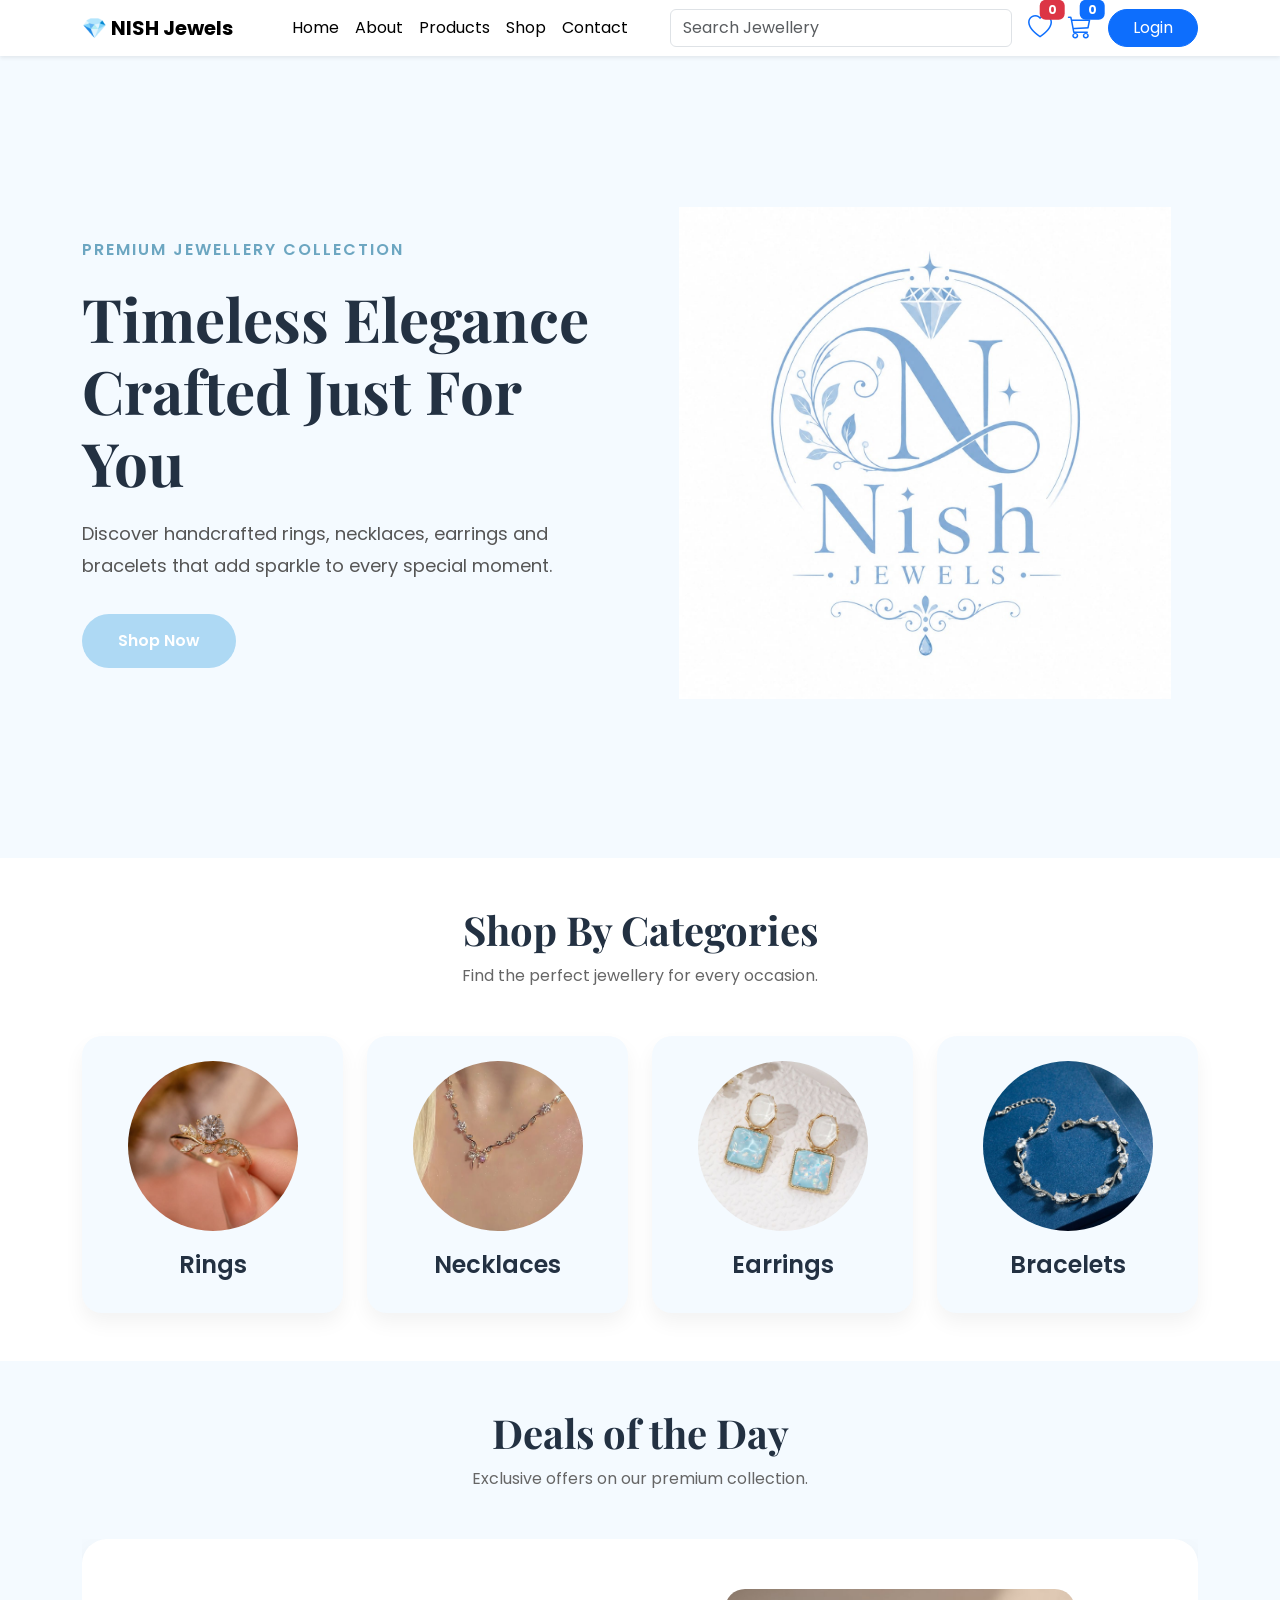
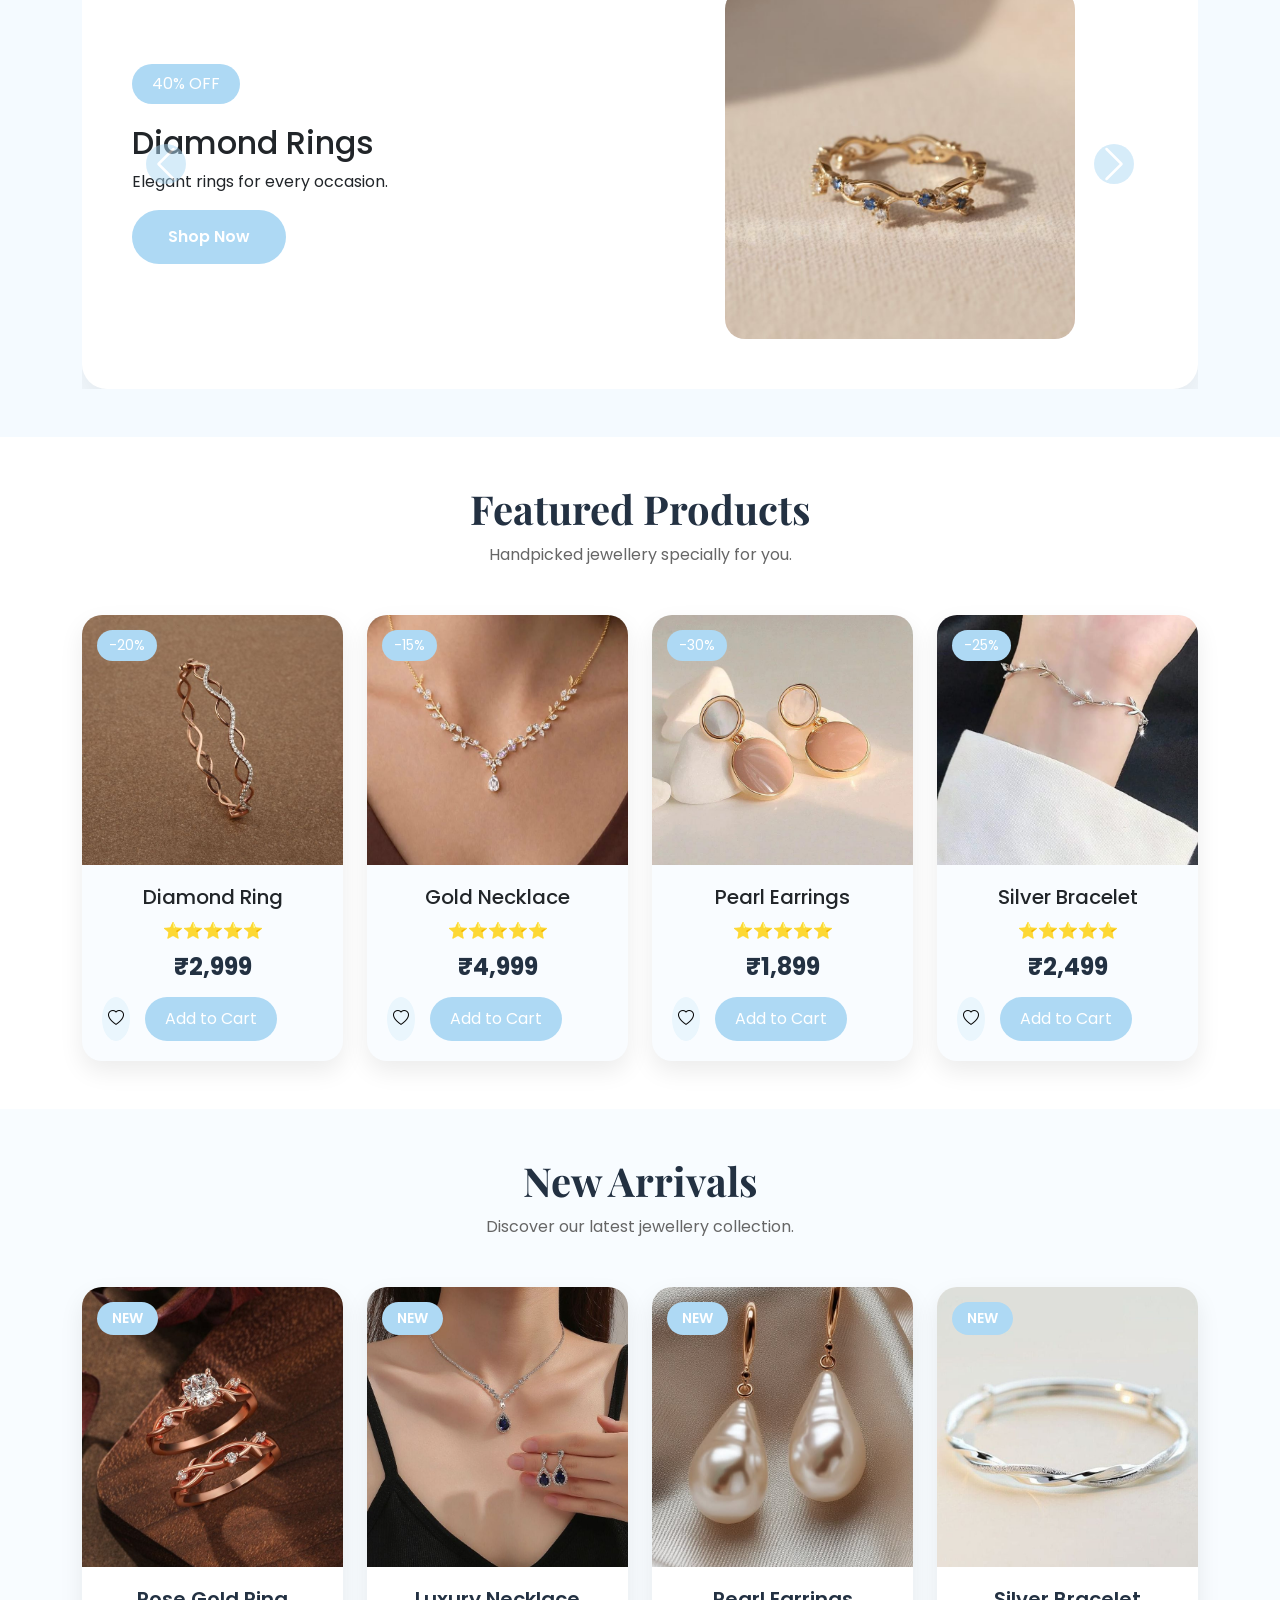
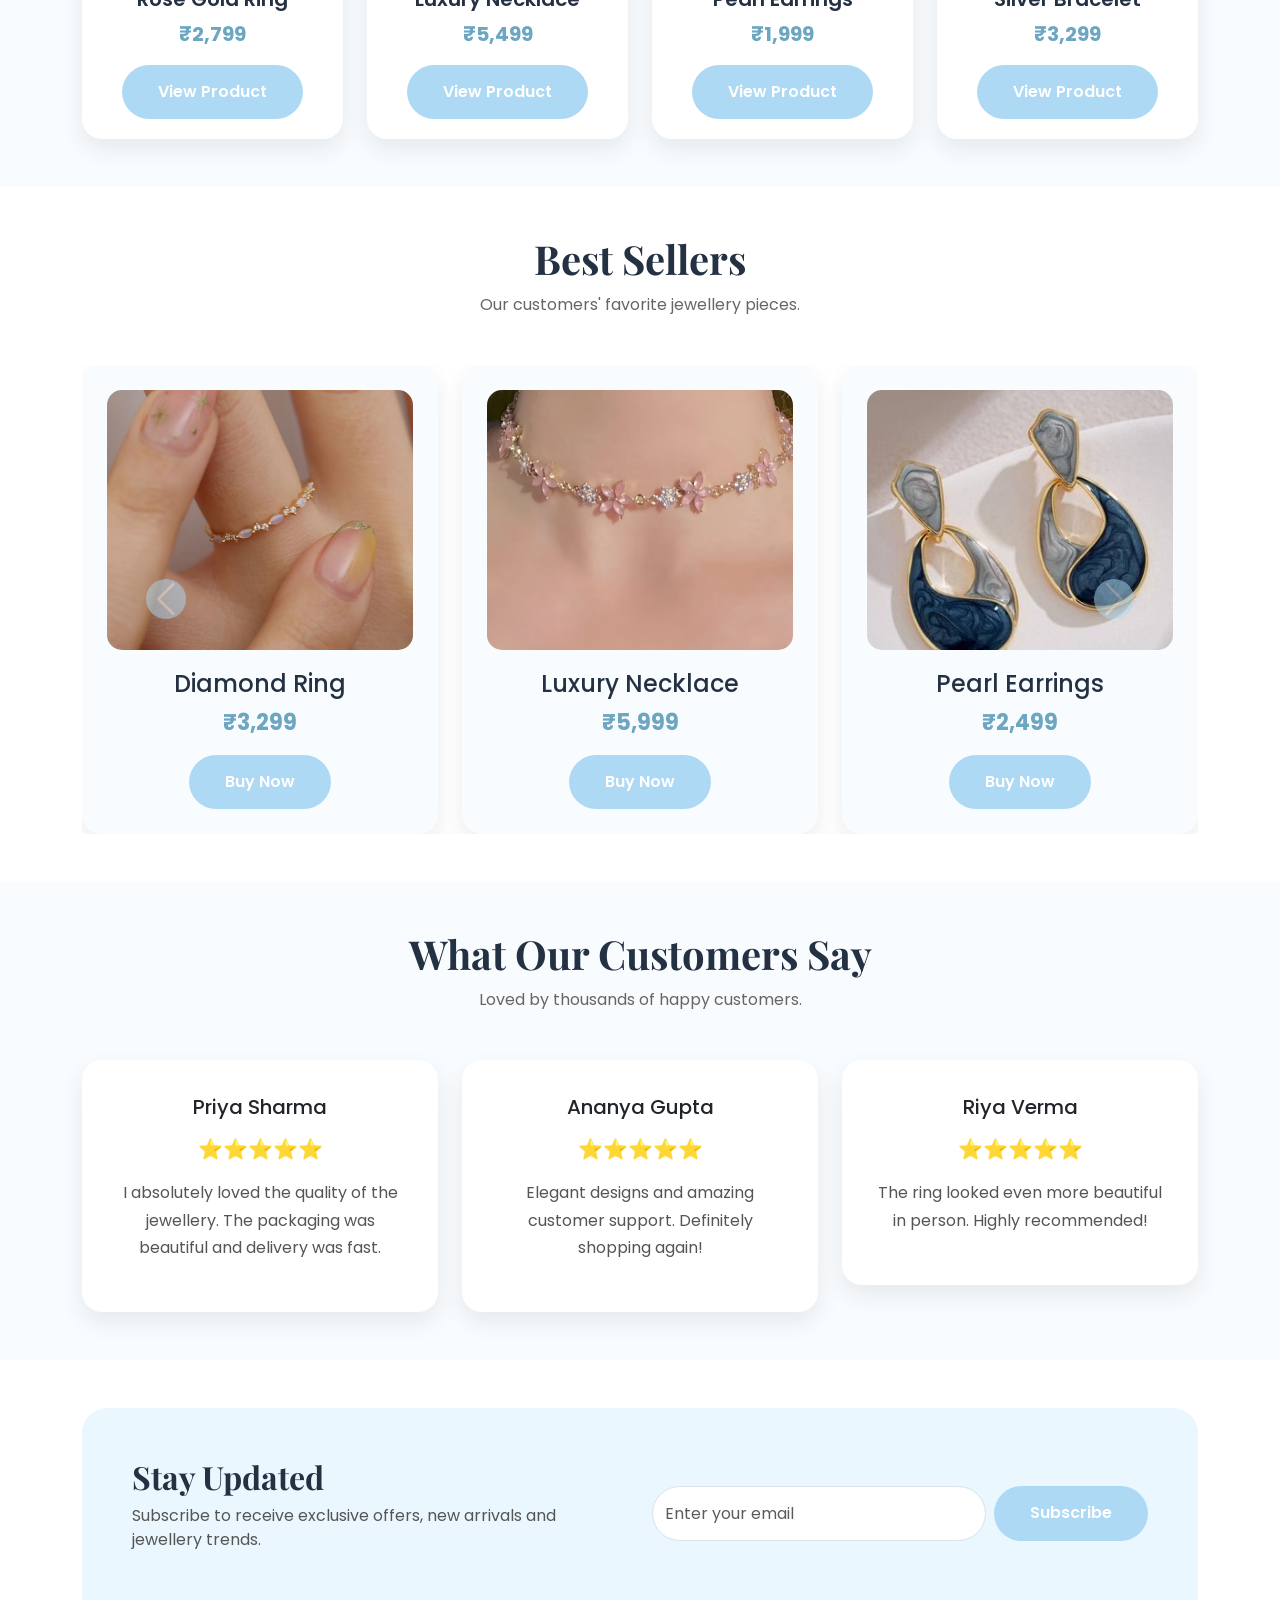
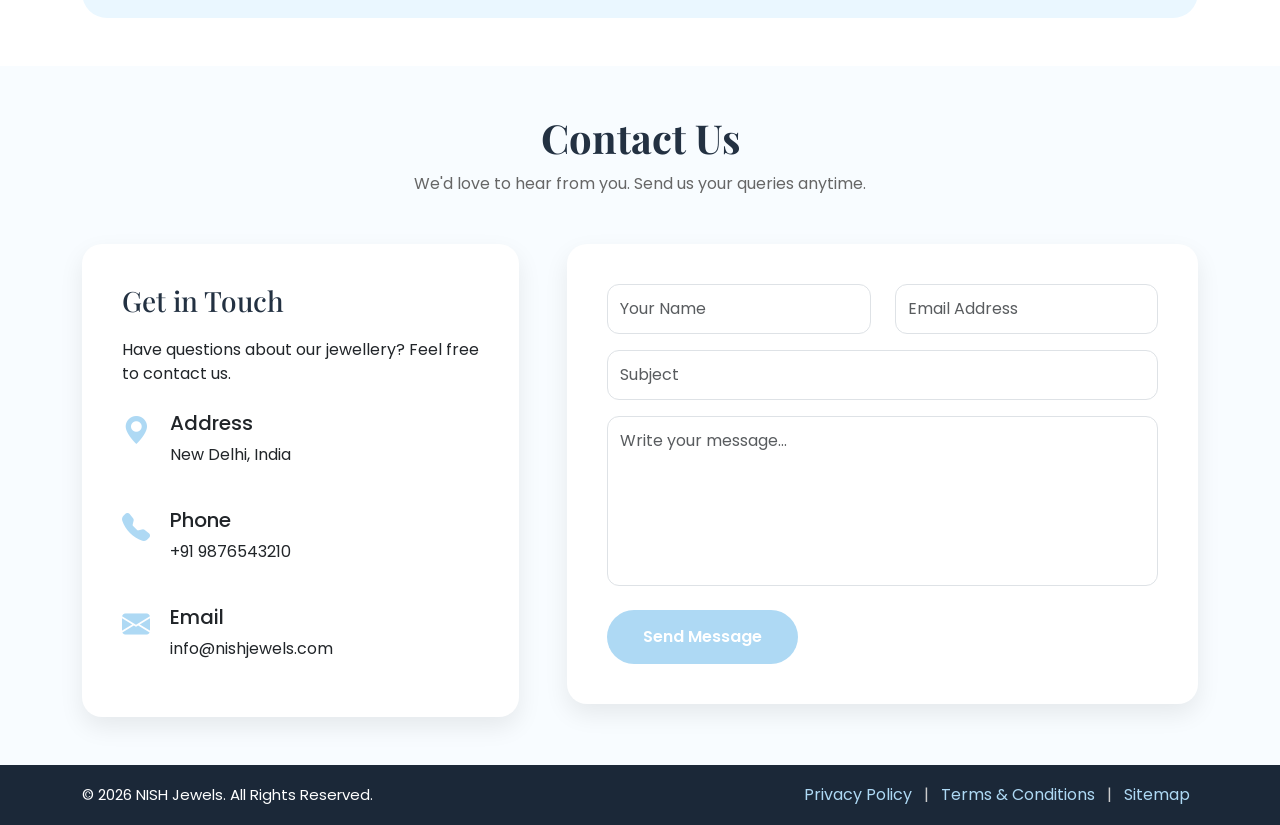
<file: index.html>
<!DOCTYPE html>
<html lang="en">

<head>
    <meta charset="UTF-8">
    <meta name="viewport" content="width=device-width, initial-scale=1.0">

    <title>NISH Jewels</title>

    <!-- Bootstrap CSS -->
    <link href="https://cdn.jsdelivr.net/npm/bootstrap@5.3.3/dist/css/bootstrap.min.css" rel="stylesheet">

    <!-- Bootstrap Icons -->
    <link rel="stylesheet"
        href="https://cdn.jsdelivr.net/npm/bootstrap-icons@1.11.3/font/bootstrap-icons.min.css">

    <!-- Google Fonts -->
    <link
        href="https://fonts.googleapis.com/css2?family=Poppins:wght@300;400;500;600;700&family=Playfair+Display:wght@500;700&display=swap"
        rel="stylesheet">

    <!-- Custom CSS -->
    <link rel="stylesheet" href="style.css">

</head>

<body>

    <div id="loader">

        <div class="spinner-border text-info"></div>

    </div>

    <!-- Navbar Starts -->

    <nav class="navbar navbar-expand-lg fixed-top shadow-sm bg-white">

        <div class="container">

            <a class="navbar-brand fw-bold" href="#">
                💎 NISH Jewels
            </a>

            <button class="navbar-toggler" type="button"
                data-bs-toggle="collapse"
                data-bs-target="#navbar">

                <span class="navbar-toggler-icon"></span>

            </button>

            <div class="collapse navbar-collapse"
                id="navbar">

                <ul class="navbar-nav mx-auto">

                    <li class="nav-item">
                        <a class="nav-link active" href="index.html">Home</a>
                    </li>

                    <li class="nav-item">
                        <a class="nav-link active" href="about.html">About</a>
                    </li>

                    <li class="nav-item">
                        <a class="nav-link active" href="product.html">Products</a>
                    </li>

                    <li class="nav-item">   
                        <a class="nav-link active" href="shop.html">Shop</a>
                    </li>

                    <li class="nav-item">
                        <a class="nav-link active" href="#contact">Contact</a>
                    </li>

                </ul>

                <form class="d-flex me-3">

                    <input class="form-control"
                        type="search"
                        placeholder="Search Jewellery">

                </form>

                

                <div class="d-flex align-items-center gap-3">

                    <a href="wishlist.html" class="position-relative">

                        <i class="bi bi-heart fs-4"></i>

                        <span id="wishlistCount"
                            class="badge bg-danger position-absolute top-0 start-100 translate-middle">
                            0
                        </span>

                    </a>
                    
                    <a href="cart.html" class="position-relative">

                        <i class="bi bi-cart3 fs-4"></i>

                        <span id="cartCount" class="badge bg-primary position-absolute top-0 start-100 translate-middle">
                            0
                        </span>

                    </a>

                    <div id="userArea">

                    <a href="login.html" class="position-relative">

                    <button class="btn btn-primary rounded-pill px-4">
                        Login
                    </button>
                    </a>

                    </div>

                </div>

            </div>

        </div>

    </nav>

    <!-- Navbar Ends -->


    <!-- Hero Section Here -->

    <section class="hero py-5 mt-5">

        <div class="container">

            <div class="row align-items-center">

                <!-- Left Content -->

                <div class="col-lg-6 text-center text-lg-start">

                    <p class="hero-subtitle">
                        Premium Jewellery Collection
                    </p>

                    <h1 class="hero-title">
                        Timeless Elegance <br>
                        Crafted Just For You
                    </h1>

                    <p class="hero-text">
                     Discover handcrafted rings, necklaces,
                        earrings and bracelets that add sparkle
                        to every special moment.
                    </p>

                    <a href="shop.html" class="btn hero-btn mt-3">
                        Shop Now
                    </a>

                </div>

                <!-- Right Image -->

                <div class="col-lg-6 text-center">

                    <img src="Nish jewels logo.jpeg"
                        class="img-fluid hero-img"
                        alt="Jewellery">

                 </div>

            </div>

        </div>

    </section>

    <!-- Hero Section Ends -->

    <!-- Categories Section Starts -->

    <section class="categories py-5">

        <div class="container">

            <!-- Section Heading -->

            <div class="text-center mb-5">

                <h2 class="section-title">Shop By Categories</h2>

                <p class="section-subtitle">
                    Find the perfect jewellery for every occasion.
                </p>

            </div>

            <!-- Category Cards -->

            <div class="row g-4">

                <!-- Ring -->

                <div class="col-lg-3 col-md-6">

                    <div class="category-card">

                        <img src="WhatsApp Image 2026-06-22 at 1.51.59 PM (11).jpeg"
                            class="img-fluid"
                            alt="Ring">

                        <h4>Rings</h4>

                    </div>

                </div>


                <!-- Necklace -->

                <div class="col-lg-3 col-md-6">

                    <div class="category-card">

                        <img src="WhatsApp Image 2026-06-22 at 1.52.02 PM.jpeg"
                            class="img-fluid"
                            alt="Necklace">

                        <h4>Necklaces</h4>

                    </div>

                </div>

                <!-- Earrings -->

                <div class="col-lg-3 col-md-6">

                    <div class="category-card">

                        <img src="WhatsApp Image 2026-06-22 at 1.52.02 PM (7).jpeg"
                            class="img-fluid"
                            alt="Earrings">

                        <h4>Earrings</h4>

                    </div>

                </div>

                <!-- Bracelet -->

                <div class="col-lg-3 col-md-6">

                    <div class="category-card">

                        <img src="WhatsApp Image 2026-06-22 at 1.52.00 PM (7).jpeg"
                            class="img-fluid"
                            alt="Bracelet">

                        <h4>Bracelets</h4>

                    </div>

                </div>

            </div>

        </div>

    </section>

    <!-- Categories Section Ends -->


    <!-- Deal of Day -->

    <section class="deal py-5 justify-content-center">

    <div class="container">

        <div class="text-center mb-5">
            <h2 class="section-title">Deals of the Day</h2>
            <p class="section-subtitle">
                Exclusive offers on our premium collection.
            </p>
        </div>

        <div id="dealCarousel"
             class="carousel slide"
             data-bs-ride="carousel"
             data-bs-interval="5000">

            <!-- Indicators -->

            <div class="carousel-indicators">

                <button type="button"
                        data-bs-target="#dealCarousel"
                        data-bs-slide-to="0"
                        class="active">
                </button>

                <button type="button"
                        data-bs-target="#dealCarousel"
                        data-bs-slide-to="1">
                </button>

                <button type="button"
                        data-bs-target="#dealCarousel"
                        data-bs-slide-to="2">
                </button>

                <button type="button"
                        data-bs-target="#dealCarousel"
                        data-bs-slide-to="3">
                </button>

            </div>

            <div class="carousel-inner">

                <!-- Deal 1 -->

                <div class="carousel-item active">

                    <div class="deal-card">

                        <div class="row align-items-center">

                            <div class="col-lg-6">

                                <span class="offer-tag">40% OFF</span>

                                <h2>Diamond Rings</h2>

                                <p>
                                    Elegant rings for every occasion.
                                </p>

                                <a href="shop.html" class="btn hero-btn">
                                    Shop Now
                                </a>

                            </div>

                            <div class="col-lg-6 text-center">

                                <img src="WhatsApp Image 2026-06-22 at 1.51.59 PM (9).jpeg"
                                     class="img-fluid deal-image">

                            </div>

                        </div>

                    </div>

                </div>

                <!-- Deal 2 -->

                <div class="carousel-item">

                    <div class="deal-card">

                        <div class="row align-items-center">

                            <div class="col-lg-6">

                                <span class="offer-tag">35% OFF</span>

                                <h2>Luxury Necklaces</h2>

                                <p>
                                    Shine brighter with our necklaces.
                                </p>

                                <a href="shop.html" class="btn hero-btn">
                                    Shop Now
                                </a>

                            </div>

                            <div class="col-lg-6 text-center">

                                <img src="WhatsApp Image 2026-06-22 at 1.52.01 PM (2).jpeg"
                                     class="img-fluid deal-image">

                            </div>

                        </div>

                    </div>

                </div>

                <!-- Deal 3 -->

                <div class="carousel-item">

                    <div class="deal-card">

                        <div class="row align-items-center">

                            <div class="col-lg-6">

                                <span class="offer-tag">50% OFF</span>

                                <h2>Designer Earrings</h2>

                                <p>
                                    Stylish earrings with premium quality.
                                </p>

                                <a href="shop.html" class="btn hero-btn">
                                    Shop Now
                                </a>

                            </div>

                            <div class="col-lg-6 text-center">

                                <img src="WhatsApp Image 2026-06-22 at 1.52.04 PM (4).jpeg"
                                     class="img-fluid deal-image">

                            </div>

                        </div>

                    </div>

                </div>

                <!-- Deal 4 -->

                <div class="carousel-item">

                    <div class="deal-card">

                        <div class="row align-items-center">

                            <div class="col-lg-6">

                                <span class="offer-tag">45% OFF</span>

                                <h2>Gold Bracelets</h2>

                                <p>
                                    Premium bracelets at amazing prices.
                                </p>

                                <a href="shop.html" class="btn hero-btn ">
                                    Shop Now
                                </a>

                            </div>

                            <div class="col-lg-6 text-center">

                                <img src="WhatsApp Image 2026-06-22 at 1.52.00 PM (3).jpeg"
                                     class="img-fluid deal-image">

                            </div>

                        </div>

                    </div>

                </div>

            </div>

            <!-- Previous -->

            <button class="carousel-control-prev"
                    type="button"
                    data-bs-target="#dealCarousel"
                    data-bs-slide="prev">

                <span class="carousel-control-prev-icon"></span>

            </button>

            <!-- Next -->

            <button class="carousel-control-next"
                    type="button"
                    data-bs-target="#dealCarousel"
                    data-bs-slide="next">

                <span class="carousel-control-next-icon"></span>

            </button>

        </div>

    </div>

</section>

    <!-- Deal of the Day Ends -->

    <!-- Featured Products -->

    <section class="featured-products py-5">

        <div class="container">

            <div class="text-center mb-5">

                <h2 class="section-title">
                    Featured Products
                </h2>

                <p class="section-subtitle">
                    Handpicked jewellery specially for you.
                </p>

            </div>

            <div class="row g-4">

                <!-- Product 1 -->

                <div class="col-lg-3 col-md-6">

                    <div class="product-card">

                        <span class="discount-badge">
                            -20%
                        </span>

                        <img src="WhatsApp Image 2026-06-22 at 1.51.59 PM (1).jpeg"
                            class="img-fluid product-img"
                            alt="Ring">

                        <div class="product-body">

                            <h5>Diamond Ring</h5>

                            <div class="rating">

                                ⭐⭐⭐⭐⭐

                            </div>

                            <h4>
                                ₹2,999
                            </h4>

                            <div class="product-buttons">

                                <button class="wishlist-btn">

                                    <i class="bi bi-heart"></i>

                                </button>

                                <button class="cart-btn">

                                    Add to Cart

                                </button>

                            </div>

                        </div>

                    </div>

                </div>

                <!-- Product 2 -->

                <div class="col-lg-3 col-md-6">

                    <div class="product-card">

                        <span class="discount-badge">
                            -15%
                        </span>

                        <img src="WhatsApp Image 2026-06-22 at 1.52.02 PM (1).jpeg"
                            class="img-fluid product-img">

                        <div class="product-body">

                            <h5>Gold Necklace</h5>

                            <div class="rating">
                                ⭐⭐⭐⭐⭐
                            </div>

                            <h4>
                                ₹4,999
                            </h4>

                            <div class="product-buttons">

                                <button class="wishlist-btn">
                                    <i class="bi bi-heart"></i>
                                </button>

                                <button class="cart-btn">
                                    Add to Cart
                                </button>

                            </div>

                        </div>

                    </div>

                </div>

                <!-- Product 3 -->

                <div class="col-lg-3 col-md-6">

                    <div class="product-card">

                        <span class="discount-badge">
                            -30%
                        </span>

                        <img src="WhatsApp Image 2026-06-22 at 1.52.02 PM (8).jpeg"
                            class="img-fluid product-img">

                        <div class="product-body">

                            <h5>Pearl Earrings</h5>

                            <div class="rating">
                                ⭐⭐⭐⭐⭐
                            </div>

                            <h4>
                                ₹1,899
                            </h4>

                            <div class="product-buttons">

                                <button class="wishlist-btn">
                                    <i class="bi bi-heart"></i>
                                </button>

                                <button class="cart-btn">
                                    Add to Cart
                                </button>

                            </div>

                        </div>

                    </div>

                </div>

                <!-- Product 4 -->

                <div class="col-lg-3 col-md-6">

                    <div class="product-card">

                        <span class="discount-badge">
                            -25%
                        </span>

                        <img src="bracelet.jpeg"
                            class="img-fluid product-img">

                        <div class="product-body">

                            <h5>Silver Bracelet</h5>

                            <div class="rating">
                                ⭐⭐⭐⭐⭐
                            </div>

                            <h4>
                                ₹2,499
                            </h4>

                            <div class="product-buttons">

                                <button class="wishlist-btn">
                                    <i class="bi bi-heart"></i>
                                </button>

                                <button class="cart-btn">
                                    Add to Cart
                                </button>

                            </div>

                        </div>

                    </div>

                </div>

            </div>

        </div>

    </section>

    <!-- Featured Products Ends -->


    <!-- New Arrivals -->

    <section class="new-arrivals py-5">

        <div class="container">

            <div class="text-center mb-5">

                <h2 class="section-title">
                    New Arrivals
                </h2>

                <p class="section-subtitle">
                    Discover our latest jewellery collection.
                </p>

            </div>

            <div class="row g-4">

                <!-- Product 1 -->

                <div class="col-lg-3 col-md-6">

                    <div class="arrival-card">

                        <span class="new-badge">
                            NEW
                        </span>

                        <img src="Rose gold ring.jpeg"
                            class="img-fluid arrival-img">

                        <div class="arrival-content">

                            <h5>Rose Gold Ring</h5>

                            <p>₹2,799</p>

                            <button class="btn hero-btn">
                                View Product
                            </button>

                        </div>

                    </div>

                </div>

                <!-- Product 2 -->

                <div class="col-lg-3 col-md-6">

                    <div class="arrival-card">

                        <span class="new-badge">
                            NEW
                        </span>

                        <img src="luxury necklace.jpeg"
                            class="img-fluid arrival-img">

                        <div class="arrival-content">

                            <h5>Luxury Necklace</h5>

                            <p>₹5,499</p>

                            <button class="btn hero-btn">
                                View Product
                            </button>

                        </div>

                    </div>

                </div>

                <!-- Product 3 -->

                <div class="col-lg-3 col-md-6">

                    <div class="arrival-card">

                        <span class="new-badge">
                            NEW
                        </span>

                        <img src="pearl earing.jpeg"
                            class="img-fluid arrival-img">

                        <div class="arrival-content">

                            <h5>Pearl Earrings</h5>

                            <p>₹1,999</p>

                            <button class="btn hero-btn">
                                View Product
                            </button>

                        </div>

                    </div>

                </div>

                <!-- Product 4 -->

                <div class="col-lg-3 col-md-6">

                    <div class="arrival-card">

                        <span class="new-badge">
                            NEW
                        </span>

                        <img src="silver bracelets.jpeg"
                            class="img-fluid arrival-img">

                        <div class="arrival-content">

                            <h5>Silver Bracelet</h5>

                            <p>₹3,299</p>

                            <button class="btn hero-btn">
                                View Product
                            </button>

                        </div>

                    </div>

                </div>

            </div>

        </div>

    </section>

    <!-- Best Sellers -->

    <section class="best-sellers py-5">

        <div class="container">

            <div class="text-center mb-5">

                <h2 class="section-title">
                    Best Sellers
                </h2>

                <p class="section-subtitle">
                    Our customers' favorite jewellery pieces.
                </p>

            </div>

            <div id="bestSellerCarousel"
                class="carousel slide"
                data-bs-ride="carousel"
                data-bs-interval="5000">

                <div class="carousel-inner">

                    <!-- Slide 1 -->

                    <div class="carousel-item active">

                        <div class="row g-4">

                            <!-- Product 1 -->

                            <div class="col-lg-4">

                                <div class="best-card">

                                    <img src="WhatsApp Image 2026-06-22 at 1.51.59 PM.jpeg"
                                        class="img-fluid">

                                    <h4>Diamond Ring</h4>

                                    <p>₹3,299</p>

                                    <button class="btn hero-btn">
                                        Buy Now
                                    </button>

                                </div>

                            </div>

                            <!-- Product 2 -->

                            <div class="col-lg-4">

                                <div class="best-card">

                                    <img src="WhatsApp Image 2026-06-22 at 1.52.01 PM (4).jpeg"
                                        class="img-fluid">

                                    <h4>Luxury Necklace</h4>

                                    <p>₹5,999</p>

                                    <button class="btn hero-btn">
                                        Buy Now
                                    </button>

                                </div>

                            </div>

                            <!-- Product 3 -->

                            <div class="col-lg-4">

                                <div class="best-card">

                                    <img src="WhatsApp Image 2026-06-22 at 1.52.02 PM (6).jpeg"
                                        class="img-fluid">

                                    <h4>Pearl Earrings</h4>

                                    <p>₹2,499</p>

                                    <button class="btn hero-btn">
                                        Buy Now
                                    </button>

                                </div>

                            </div>

                        </div>

                    </div>

                    <!-- Slide 2 -->

                    <div class="carousel-item">

                        <div class="row g-4">

                            <div class="col-lg-4">

                                <div class="best-card">

                                    <img src="WhatsApp Image 2026-06-22 at 1.52.00 PM (7).jpeg"
                                        class="img-fluid">

                                    <h4>Silver Bracelet</h4>

                                    <p>₹2,899</p>

                                    <button class="btn hero-btn">
                                        Buy Now
                                    </button>

                                </div>

                            </div>

                            <div class="col-lg-4">

                                <div class="best-card">

                                    <img src="WhatsApp Image 2026-06-22 at 1.51.58 PM (3).jpeg"
                                        class="img-fluid">

                                    <h4>Wedding Set</h4>

                                    <p>₹6,999</p>

                                    <button class="btn hero-btn">
                                        Buy Now
                                    </button>

                                </div>

                            </div>

                            <div class="col-lg-4">

                                <div class="best-card">

                                    <img src="chain.jpeg"
                                        class="img-fluid">

                                    <h4>Gold Chain</h4>

                                    <p>₹4,599</p>

                                    <button class="btn hero-btn">
                                        Buy Now
                                    </button>

                                </div>

                            </div>

                        </div>

                    </div>

                </div>

                <!-- Previous -->

                <button class="carousel-control-prev"
                        type="button"
                        data-bs-target="#bestSellerCarousel"
                        data-bs-slide="prev">

                    <span class="carousel-control-prev-icon"></span>

                </button>

                <!-- Next -->

                <button class="carousel-control-next"
                        type="button"
                        data-bs-target="#bestSellerCarousel"
                        data-bs-slide="next">

                    <span class="carousel-control-next-icon"></span>

                </button>

            </div>

        </div>

    </section>

    <!-- Testimonials -->

    <section class="testimonials py-5">

        <div class="container">

            <div class="text-center mb-5">

                <h2 class="section-title">
                    What Our Customers Say
                </h2>

                <p class="section-subtitle">
                    Loved by thousands of happy customers.
                </p>

            </div>

            <div class="row g-4">

                <!-- Testimonial 1 -->

                <div class="col-lg-4 col-md-6">

                    <div class="testimonial-card">

                        <h5>Priya Sharma</h5>

                        <div class="stars">
                            ⭐⭐⭐⭐⭐
                        </div>

                        <p>
                            I absolutely loved the quality of the jewellery.
                            The packaging was beautiful and delivery was fast.
                        </p>

                    </div>

                </div>

                <!-- Testimonial 2 -->

                <div class="col-lg-4 col-md-6">

                    <div class="testimonial-card">

                        <h5>Ananya Gupta</h5>

                        <div class="stars">
                            ⭐⭐⭐⭐⭐
                        </div>

                        <p>
                            Elegant designs and amazing customer support.
                            Definitely shopping again!
                        </p>

                    </div>

                </div>

                <!-- Testimonial 3 -->

                <div class="col-lg-4 col-md-6">

                    <div class="testimonial-card">

                        <h5>Riya Verma</h5>

                        <div class="stars">
                            ⭐⭐⭐⭐⭐
                        </div>

                        <p>
                            The ring looked even more beautiful in person.
                            Highly recommended!
                        </p>

                    </div>

                </div>

            </div>

        </div>

    </section>


    <!-- Newsletter -->

    <section class="newsletter py-5">

        <div class="container">

            <div class="newsletter-box">

                <div class="row align-items-center">

                    <div class="col-lg-6">

                        <h2>Stay Updated</h2>

                        <p>
                            Subscribe to receive exclusive offers,
                            new arrivals and jewellery trends.
                        </p>

                    </div>

                    <div class="col-lg-6">

                        <form class="d-flex newsletter-form">

                            <input
                                type="email"
                                class="form-control"
                                placeholder="Enter your email">

                            <button class="btn hero-btn ms-2">

                                Subscribe

                            </button>

                        </form>

                    </div>

                </div>

            </div>

        </div>

    </section>


    <!-- Contact -->

    <section class="contact py-5" id="contact">

        <div class="container">

            <div class="text-center mb-5">

                <h2 class="section-title">
                    Contact Us
                </h2>

                <p class="section-subtitle">
                    We'd love to hear from you. Send us your queries anytime.
                </p>

            </div>

            <div class="row g-5">

                <!-- Contact Information -->

                <div class="col-lg-5">

                    <div class="contact-info">

                        <h3>Get in Touch</h3>

                        <p>
                            Have questions about our jewellery?
                            Feel free to contact us.
                        </p>

                        <div class="contact-item">

                            <i class="bi bi-geo-alt-fill"></i>

                            <div>

                                <h5>Address</h5>

                                <p>New Delhi, India</p>

                            </div>

                        </div>

                        <div class="contact-item">

                            <i class="bi bi-telephone-fill"></i>

                            <div>

                                <h5>Phone</h5>

                                <p>+91 9876543210</p>

                            </div>

                        </div>

                        <div class="contact-item">

                            <i class="bi bi-envelope-fill"></i>

                            <div>

                                <h5>Email</h5>

                                <p>info@nishjewels.com</p>

                            </div>

                        </div>

                    </div>

                </div>

                <!-- Contact Form -->

                <div class="col-lg-7">

                    <form class="contact-form">

                        <div class="row">

                            <div class="col-md-6 mb-3">

                                <input
                                    type="text"
                                    class="form-control"
                                    placeholder="Your Name">

                            </div>

                            <div class="col-md-6 mb-3">

                                <input
                                    type="email"
                                    class="form-control"
                                    placeholder="Email Address">

                            </div>

                        </div>

                        <input
                            type="text"
                            class="form-control mb-3"
                            placeholder="Subject">

                        <textarea
                            class="form-control mb-4"
                            rows="6"
                            placeholder="Write your message..."></textarea>

                        <button class="btn hero-btn">

                            Send Message

                        </button>

                    </form>

                </div>

            </div>

        </div>

    </section>

    <button class="top-btn">
↑
    </button>

    <!-- Footer -->

    <div class="copyright">

        <div class="container">

            <div class="row align-items-center">

                <!-- Left Side -->

                <div class="col-md-6 text-center text-md-start">

                    <p class="mb-0">
                        © 2026 NISH Jewels. All Rights Reserved.
                    </p>

                </div>

                <!-- Right Side -->

                <div class="col-md-6 text-center text-md-end">

                    <a href="#">Privacy Policy</a>

                    <span>|</span>

                    <a href="#">Terms & Conditions</a>

                    <span>|</span>

                    <a href="#">Sitemap</a>

                </div>

            </div>

        </div>

    </div>

    <!-- Bootstrap JS -->

    <script src="https://cdn.jsdelivr.net/npm/bootstrap@5.3.3/dist/js/bootstrap.bundle.min.js"></script>

    <!-- Custom JS -->  

    <script src="common.js"></script>

    <script src="script.js"></script>

</body>

</html>
</file>
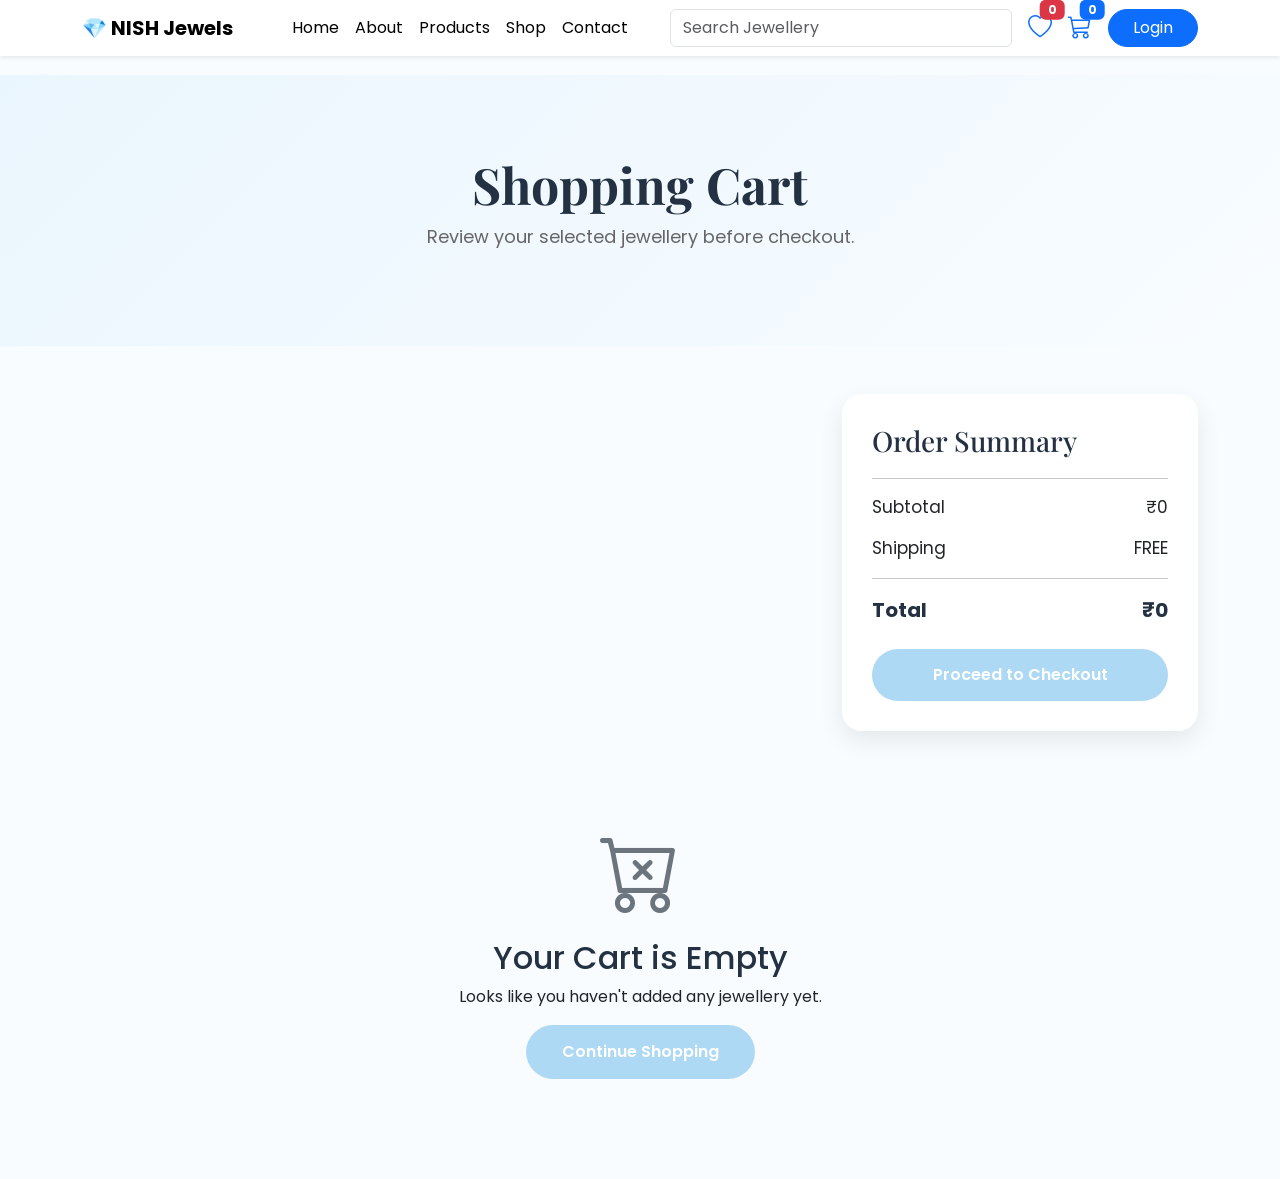
<file: cart.html>
<!DOCTYPE html>
<html lang="en">

<head>

    <meta charset="UTF-8">

    <meta name="viewport" content="width=device-width, initial-scale=1.0">

    <title>Shopping Cart | NISH Jewels</title>

    <!-- Bootstrap CSS -->
    <link href="https://cdn.jsdelivr.net/npm/bootstrap@5.3.3/dist/css/bootstrap.min.css" rel="stylesheet">

    <!-- Bootstrap Icons -->
    <link rel="stylesheet"
        href="https://cdn.jsdelivr.net/npm/bootstrap-icons@1.11.3/font/bootstrap-icons.min.css">

    <!-- Google Fonts -->
    <link href="https://fonts.googleapis.com/css2?family=Poppins:wght@300;400;500;600;700&family=Playfair+Display:wght@500;700&display=swap"
        rel="stylesheet">

    <!-- CSS -->
    <link rel="stylesheet" href="style.css">
    <link rel="stylesheet" href="cart.css">

</head>

<body>

    <nav class="navbar navbar-expand-lg fixed-top shadow-sm bg-white">

        <div class="container">

            <a class="navbar-brand fw-bold" href="#">
                💎 NISH Jewels
            </a>

            <button class="navbar-toggler" type="button"
                data-bs-toggle="collapse"
                data-bs-target="#navbar">

                <span class="navbar-toggler-icon"></span>

            </button>

            <div class="collapse navbar-collapse"
                id="navbar">

                <ul class="navbar-nav mx-auto">

                    <li class="nav-item">
                        <a class="nav-link active" href="index.html">Home</a>
                    </li>

                    <li class="nav-item">
                        <a class="nav-link active" href="about.html">About</a>
                    </li>

                    <li class="nav-item">
                        <a class="nav-link active" href="product.html">Products</a>
                    </li>

                    <li class="nav-item">   
                        <a class="nav-link active" href="shop.html">Shop</a>
                    </li>

                    <li class="nav-item">
                        <a class="nav-link active" href="#contact">Contact</a>
                    </li>

                </ul>

                <form class="d-flex me-3">

                    <input class="form-control"
                        type="search"
                        placeholder="Search Jewellery">

                </form>

                

                <div class="d-flex align-items-center gap-3">

                    <a href="wishlist.html" class="position-relative">

                        <i class="bi bi-heart fs-4"></i>

                        <span id="wishlistCount"
                            class="badge bg-danger position-absolute top-0 start-100 translate-middle">
                            0
                        </span>

                    </a>
                    
                    <a href="cart.html" class="position-relative">

                        <i class="bi bi-cart3 fs-4"></i>

                        <span id="cartCount" class="badge bg-primary position-absolute top-0 start-100 translate-middle">
                            0
                        </span>

                    </a>

                    <a href="login.html" class="position-relative">

                    <button class="btn btn-primary rounded-pill px-4">
                        Login
                    </button>
                    </a>

                </div>

            </div>

        </div>

    </nav>


    <!-- ================= Cart Banner ================= -->

    <section class="cart-banner">

        <div class="container text-center">

            <h1>Shopping Cart</h1>

            <p>Review your selected jewellery before checkout.</p>

        </div>

    </section>

    <!-- ================= Cart Section ================= -->

    <section class="cart-section py-5">

        <div class="container">

            <div class="row">

                <!-- Cart Items -->

                <div class="col-lg-8">

                    <div id="cartItems">

                        <!-- Products will be added using JavaScript -->

                    </div>

                </div>

                <!-- Order Summary -->

                <div class="col-lg-4">

                    <div class="order-summary">

                        <h3>Order Summary</h3>

                        <hr>

                        <div class="d-flex justify-content-between">

                            <span>Subtotal</span>

                            <span id="subtotal">₹0</span>

                        </div>

                        <div class="d-flex justify-content-between mt-3">

                            <span>Shipping</span>

                            <span>FREE</span>

                        </div>

                        <hr>

                        <div class="d-flex justify-content-between">

                            <strong>Total</strong>

                            <strong id="total">₹0</strong>

                        </div>

                        <button class="btn checkout-btn w-100 mt-4">

                        <a class="nav-link active" href="checkout.html">Proceed to Checkout</a>

                        </button>

                    </div>

                </div>

            </div>

        </div>

    </section>

    <!-- ================= Empty Cart ================= -->

    <section id="emptyCart" class="text-center py-5 d-none">

        <div class="container">

            <i class="bi bi-cart-x display-1 text-secondary"></i>

            <h2 class="mt-3">

                Your Cart is Empty

            </h2>

            <p>

                Looks like you haven't added any jewellery yet.

            </p>

            <a href="shop.html" class="btn hero-btn">

                Continue Shopping

            </a>

        </div>

    </section>

    <!-- ================= Footer ================= -->

    <!-- Copy your Home Page Footer here -->

    <!-- Bootstrap JS -->

    <script src="https://cdn.jsdelivr.net/npm/bootstrap@5.3.3/dist/js/bootstrap.bundle.min.js"></script>

    <!-- Common Functions -->
    
    <script src="common.js"></script>

    <!-- Cart JS -->

    <script src="cart.js"></script>

</body>

</html>
</file>
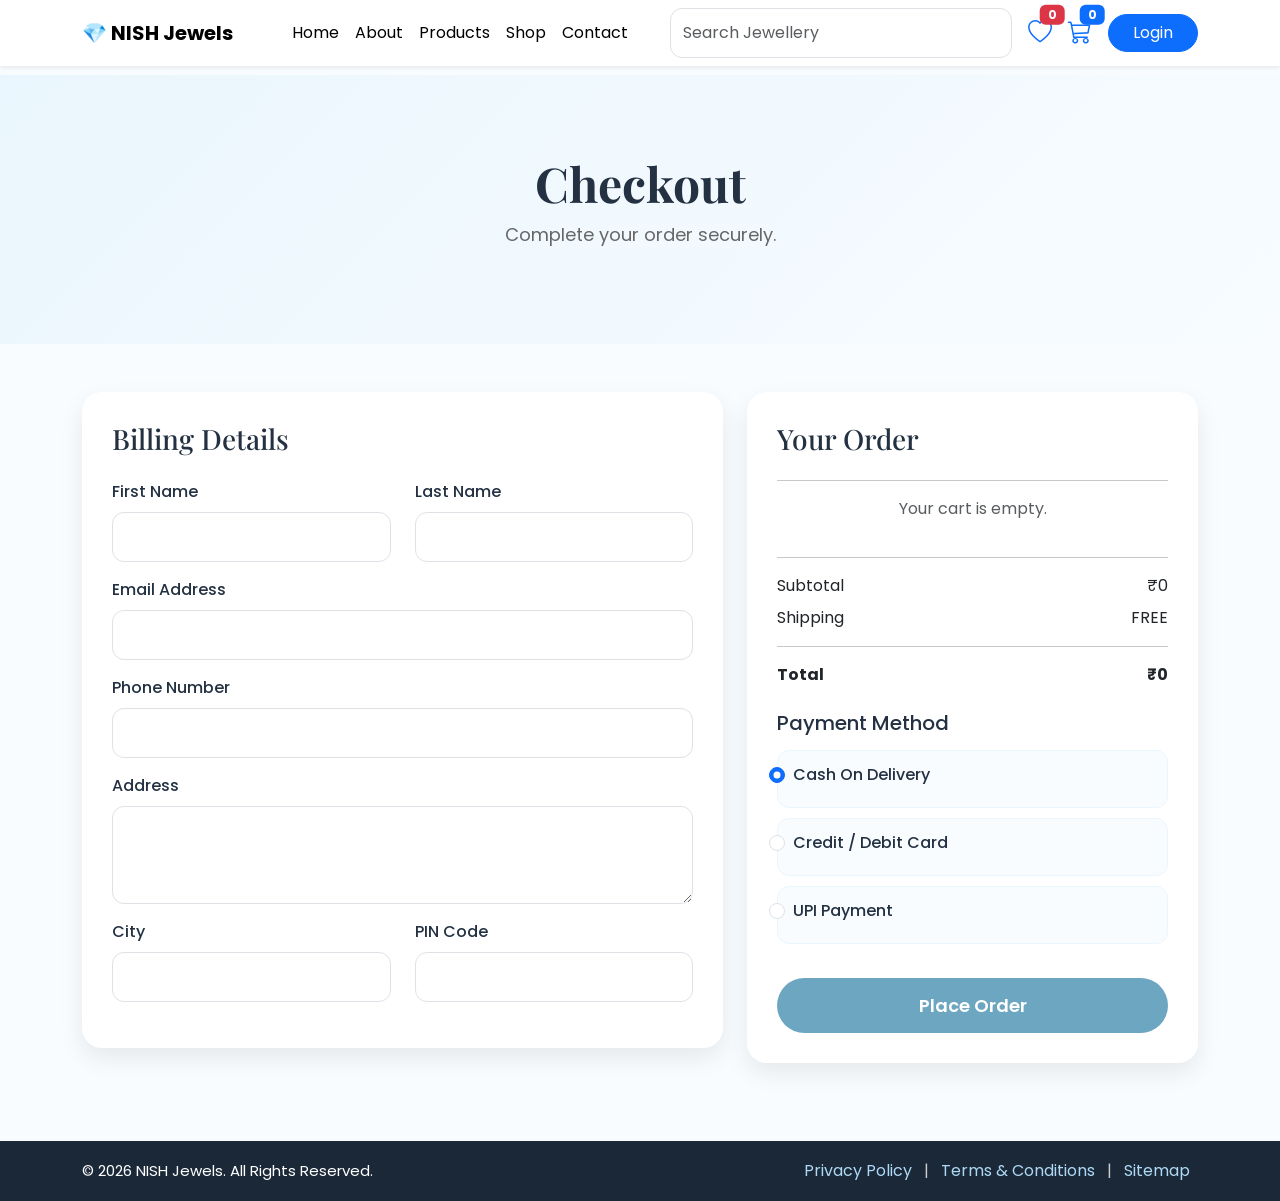
<file: checkout.html>
<!DOCTYPE html>
<html lang="en">

<head>

    <meta charset="UTF-8">

    <meta name="viewport" content="width=device-width, initial-scale=1.0">

    <title>Checkout | NISH Jewels</title>

    <!-- Bootstrap CSS -->
    <link href="https://cdn.jsdelivr.net/npm/bootstrap@5.3.3/dist/css/bootstrap.min.css" rel="stylesheet">

    <!-- Bootstrap Icons -->
    <link rel="stylesheet"
        href="https://cdn.jsdelivr.net/npm/bootstrap-icons@1.11.3/font/bootstrap-icons.min.css">

    <!-- Google Fonts -->
    <link
        href="https://fonts.googleapis.com/css2?family=Poppins:wght@300;400;500;600;700&family=Playfair+Display:wght@500;700&display=swap"
        rel="stylesheet">

    <!-- CSS -->
    <link rel="stylesheet" href="style.css">
    <link rel="stylesheet" href="checkout.css">

</head>

<body>

    <!-- ==========================
            NAVBAR
    =========================== -->

    <nav class="navbar navbar-expand-lg fixed-top shadow-sm bg-white">

        <div class="container">

            <a class="navbar-brand fw-bold" href="#">
                💎 NISH Jewels
            </a>

            <button class="navbar-toggler" type="button"
                data-bs-toggle="collapse"
                data-bs-target="#navbar">

                <span class="navbar-toggler-icon"></span>

            </button>

            <div class="collapse navbar-collapse"
                id="navbar">

                <ul class="navbar-nav mx-auto">

                    <li class="nav-item">
                        <a class="nav-link active" href="index.html">Home</a>
                    </li>

                    <li class="nav-item">
                        <a class="nav-link active" href="about.html">About</a>
                    </li>

                    <li class="nav-item">
                        <a class="nav-link active" href="product.html">Products</a>
                    </li>

                    <li class="nav-item">   
                        <a class="nav-link active" href="shop.html">Shop</a>
                    </li>

                    <li class="nav-item">
                        <a class="nav-link active" href="#contact">Contact</a>
                    </li>

                </ul>

                <form class="d-flex me-3">

                    <input class="form-control"
                        type="search"
                        placeholder="Search Jewellery">

                </form>

                

                <div class="d-flex align-items-center gap-3">

                    <a href="wishlist.html" class="position-relative">

                        <i class="bi bi-heart fs-4"></i>

                        <span id="wishlistCount"
                            class="badge bg-danger position-absolute top-0 start-100 translate-middle">
                            0
                        </span>

                    </a>
                    
                    <a href="cart.html" class="position-relative">

                        <i class="bi bi-cart3 fs-4"></i>

                        <span id="cartCount" class="badge bg-primary position-absolute top-0 start-100 translate-middle">
                            0
                        </span>

                    </a>

                    <a href="login.html" class="position-relative">

                    <button class="btn btn-primary rounded-pill px-4">
                        Login
                    </button>
                    </a>

                </div>

            </div>

        </div>

    </nav>

    <!-- ==========================
        CHECKOUT BANNER
    =========================== -->

    <section class="checkout-banner">

        <div class="container text-center">

            <h1>Checkout</h1>

            <p>Complete your order securely.</p>

        </div>

    </section>



    <!-- ==========================
            CHECKOUT SECTION
    =========================== -->

    <section class="checkout-section py-5">

        <div class="container">

            <div class="row">

                <!-- Billing Details -->

                <div class="col-lg-7">

                    <div class="checkout-card">

                        <h3>Billing Details</h3>

                        <form id="checkoutForm">

                            <div class="row">

                                <div class="col-md-6 mb-3">

                                    <label>First Name</label>

                                    <input
                                        type="text"
                                        class="form-control"
                                        id="firstName"
                                        required>

                                </div>

                                <div class="col-md-6 mb-3">

                                    <label>Last Name</label>

                                    <input
                                        type="text"
                                        class="form-control"
                                        id="lastName"
                                        required>

                                </div>

                            </div>

                            <div class="mb-3">

                                <label>Email Address</label>

                                <input
                                    type="email"
                                    class="form-control"
                                    id="email"
                                    required>

                            </div>

                            <div class="mb-3">

                                <label>Phone Number</label>

                                <input
                                    type="tel"
                                    class="form-control"
                                    id="phone"
                                    required>

                            </div>

                            <div class="mb-3">

                                <label>Address</label>

                                <textarea
                                    class="form-control"
                                    rows="3"
                                    id="address"
                                    required></textarea>

                            </div>

                            <div class="row">

                                <div class="col-md-6 mb-3">

                                    <label>City</label>

                                    <input
                                        type="text"
                                        class="form-control"
                                        id="city"
                                        required>

                                </div>

                                <div class="col-md-6 mb-3">

                                    <label>PIN Code</label>

                                    <input
                                        type="text"
                                        class="form-control"
                                        id="pin"
                                        required>

                                </div>

                            </div>

                        </form>

                    </div>

                </div>



                <!-- Order Summary -->

                <div class="col-lg-5">

                    <div class="checkout-card">

                        <h3>Your Order</h3>

                        <hr>

                        <div id="checkoutItems">

                            <!-- JS will display cart items -->

                        </div>

                        <hr>

                        <div class="d-flex justify-content-between">

                            <span>Subtotal</span>

                            <span id="subtotal">₹0</span>

                        </div>

                        <div class="d-flex justify-content-between mt-2">

                            <span>Shipping</span>

                            <span>FREE</span>

                        </div>

                        <hr>

                        <div class="d-flex justify-content-between">

                            <strong>Total</strong>

                            <strong id="total">₹0</strong>

                        </div>



                        <!-- Payment -->

                        <div class="payment-method mt-4">

                            <h5>Payment Method</h5>

                            <div class="form-check">

                                <input
                                    class="form-check-input"
                                    type="radio"
                                    name="payment"
                                    checked>

                                <label class="form-check-label">

                                    Cash On Delivery

                                </label>

                            </div>

                            <div class="form-check">

                                <input
                                    class="form-check-input"
                                    type="radio"
                                    name="payment">

                                <label class="form-check-label">

                                    Credit / Debit Card

                                </label>

                            </div>

                            <div class="form-check">

                                <input
                                    class="form-check-input"
                                    type="radio"
                                    name="payment">

                                <label class="form-check-label">

                                    UPI Payment

                                </label>

                            </div>

                        </div>

                        <button class="btn place-order-btn w-100 mt-4" id="placeOrder" type="button">

                             Place Order

                        </button>

                    </div>

                </div>

            </div>

        </div>

    </section>



    <!-- ==========================
            FOOTER
    =========================== -->

    <div class="copyright">

        <div class="container">

            <div class="row align-items-center">

                <!-- Left Side -->

                <div class="col-md-6 text-center text-md-start">

                    <p class="mb-0">
                        © 2026 NISH Jewels. All Rights Reserved.
                    </p>

                </div>

                <!-- Right Side -->

                <div class="col-md-6 text-center text-md-end">

                    <a href="#">Privacy Policy</a>

                    <span>|</span>

                    <a href="#">Terms & Conditions</a>

                    <span>|</span>

                    <a href="#">Sitemap</a>

                </div>

            </div>

        </div>

    </div>



    <!-- Bootstrap JS -->

    <script src="https://cdn.jsdelivr.net/npm/bootstrap@5.3.3/dist/js/bootstrap.bundle.min.js"></script>

    <!-- Checkout JS -->

    <script src="common.js"></script>

    <script src="checkout.js"></script>

</body>

</html>
</file>
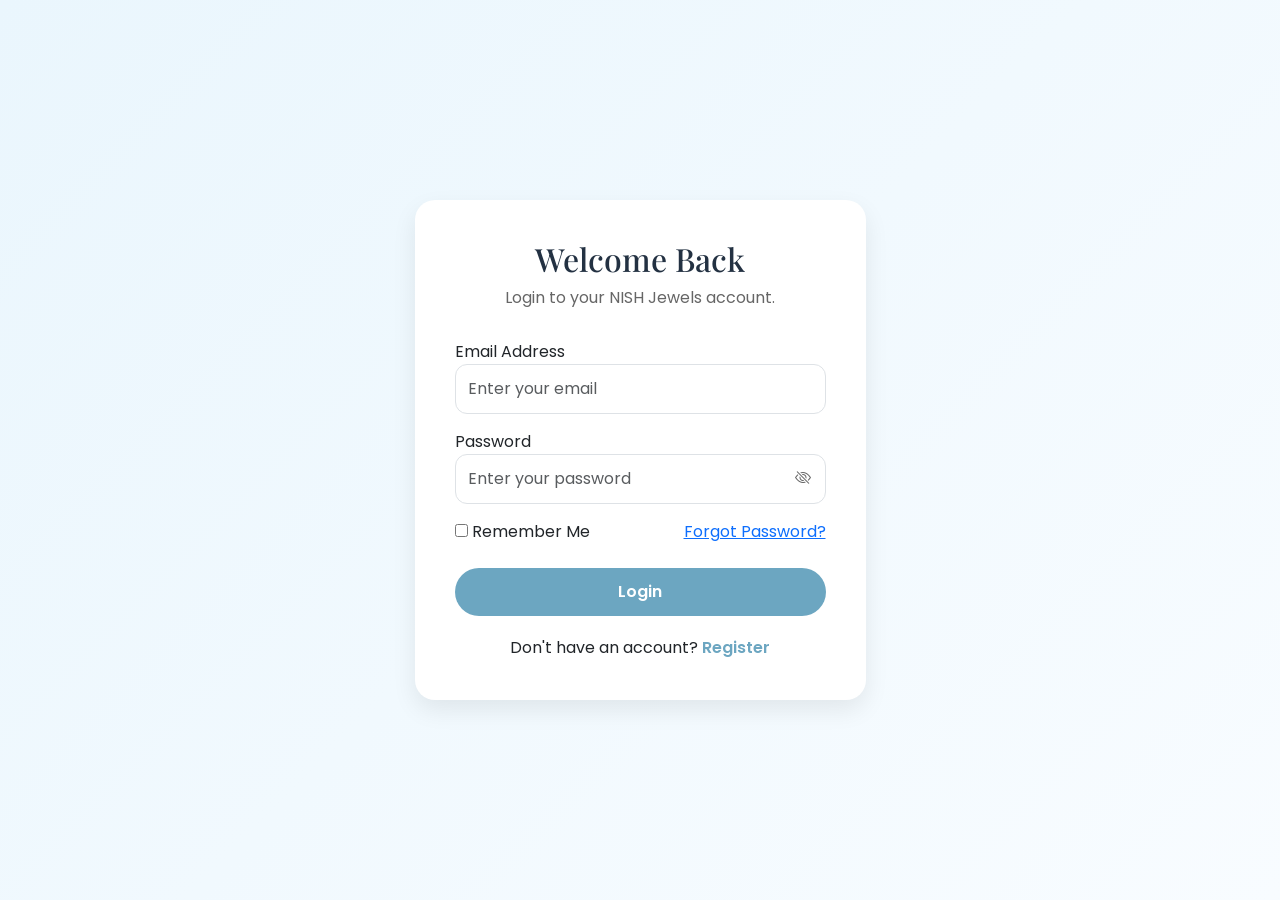
<file: login.html>
<!DOCTYPE html>
<html lang="en">

<head>

    <meta charset="UTF-8">

    <meta name="viewport" content="width=device-width, initial-scale=1.0">

    <title>Login | NISH Jewels</title>

    <!-- Bootstrap CSS -->
    <link href="https://cdn.jsdelivr.net/npm/bootstrap@5.3.3/dist/css/bootstrap.min.css" rel="stylesheet">

    <!-- Bootstrap Icons -->
    <link rel="stylesheet"
        href="https://cdn.jsdelivr.net/npm/bootstrap-icons@1.11.3/font/bootstrap-icons.min.css">

    <!-- Google Fonts -->
    <link href="https://fonts.googleapis.com/css2?family=Poppins:wght@300;400;500;600&family=Playfair+Display:wght@700&display=swap"
        rel="stylesheet">

    <link rel="stylesheet" href="style.css">
    <link rel="stylesheet" href="login.css">

</head>

<body>

    <!-- Copy your Navbar here -->

    <section class="login-section">

        <div class="container">

            <div class="row justify-content-center">

                <div class="col-lg-5 col-md-7">

                    <div class="login-card">

                        <h2>Welcome Back</h2>

                        <p>Login to your NISH Jewels account.</p>

                        <form id="loginForm">

                            <div class="mb-3">

                                <label>Email Address</label>

                                <input
                                    type="email"
                                    class="form-control"
                                    id="email"
                                    placeholder="Enter your email"
                                    required>

                            </div>

                            <div class="mb-3">

                                <label>Password</label>

                                <div class="password-box">

                                    <input
                                        type="password"
                                        class="form-control"
                                        id="password"
                                        placeholder="Enter your password"
                                        required>

                                    <i class="bi bi-eye-slash"
                                        id="togglePassword"></i>

                                </div>

                            </div>

                            <div class="d-flex justify-content-between mb-4">

                                <div>

                                    <input
                                        type="checkbox"
                                        id="remember">

                                    <label for="remember">

                                        Remember Me

                                    </label>

                                </div>

                                <a href="#">

                                    Forgot Password?

                                </a>

                            </div>

                            <button
                                class="btn login-btn w-100"
                                type="submit">

                                Login

                            </button>

                        </form>

                        <div class="register-link">

                            Don't have an account?

                            <a href="register.html">

                                Register

                            </a>

                        </div>

                    </div>

                </div>

            </div>

        </div>

    </section>

    <!-- Bootstrap JS -->
    <script src="https://cdn.jsdelivr.net/npm/bootstrap@5.3.3/dist/js/bootstrap.bundle.min.js"></script>   

    <script src="common.js"></script>

    <script src="login.js"></script>

</body>

</html>
</file>
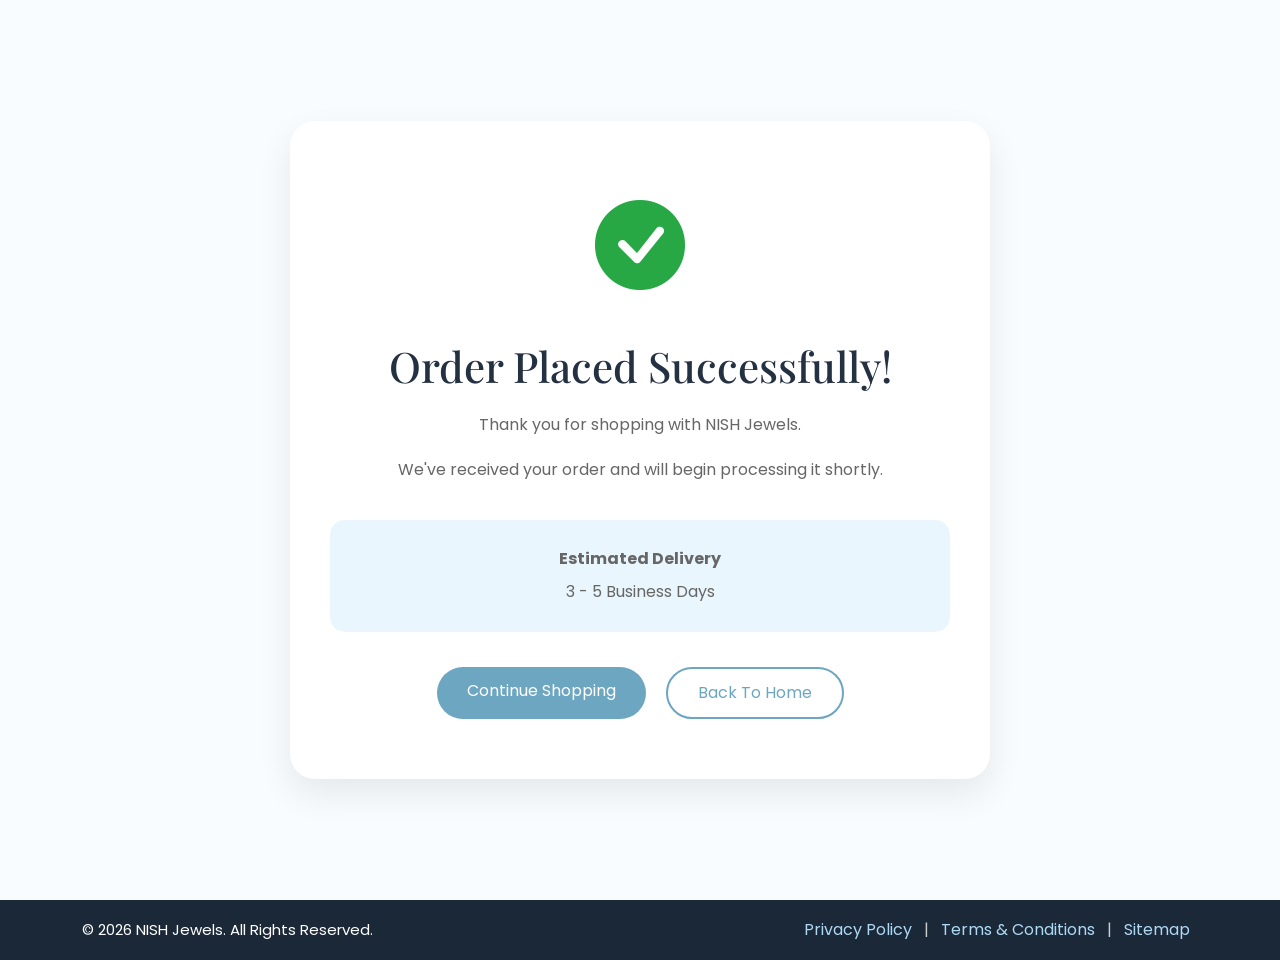
<file: order.html>
<!DOCTYPE html>
<html lang="en">

<head>

    <meta charset="UTF-8">

    <meta name="viewport" content="width=device-width, initial-scale=1.0">

    <title>Order Successful | NISH Jewels</title>

    <!-- Bootstrap CSS -->
    <link href="https://cdn.jsdelivr.net/npm/bootstrap@5.3.3/dist/css/bootstrap.min.css" rel="stylesheet">

    <!-- Bootstrap Icons -->
    <link rel="stylesheet"
        href="https://cdn.jsdelivr.net/npm/bootstrap-icons@1.11.3/font/bootstrap-icons.min.css">

    <!-- Google Fonts -->
    <link href="https://fonts.googleapis.com/css2?family=Poppins:wght@300;400;500;600;700&family=Playfair+Display:wght@700&display=swap"
        rel="stylesheet">

    <link rel="stylesheet" href="style.css">
    <link rel="stylesheet" href="order success.css">

</head>

<body>

    <!-- Navbar -->


    <section class="success-section">

        <div class="container">

            <div class="success-card">

                <div class="success-icon">

                    <i class="bi bi-check-circle-fill"></i>

                </div>

                <h1>

                    Order Placed Successfully!

                </h1>

                <p>

                    Thank you for shopping with NISH Jewels.

                </p>

                <p>

                    We've received your order and will begin processing it shortly.

                </p>

                <div class="order-details">

                    <p>

                        <strong>Estimated Delivery</strong>

                    </p>

                    <p>

                        3 - 5 Business Days

                    </p>

                </div>

                <div class="buttons">

                    <a href="shop.html" class="btn shop-btn">

                        Continue Shopping

                    </a>

                    <a href="index.html" class="btn home-btn">

                        Back To Home

                    </a>

                </div>

            </div>

        </div>

    </section>



    <!-- Footer -->

    <footer>
    
    <div class="copyright">

        <div class="container">

            <div class="row align-items-center">

                <!-- Left Side -->

                <div class="col-md-6 text-center text-md-start">

                    <p class="mb-0">
                        © 2026 NISH Jewels. All Rights Reserved.
                    </p>

                </div>

                <!-- Right Side -->

                <div class="col-md-6 text-center text-md-end">

                    <a href="#">Privacy Policy</a>

                    <span>|</span>

                    <a href="#">Terms & Conditions</a>

                    <span>|</span>

                    <a href="#">Sitemap</a>

                </div>

            </div>

        </div>

    </div>

    </footer>

    <script src="https://cdn.jsdelivr.net/npm/bootstrap@5.3.3/dist/js/bootstrap.bundle.min.js"></script>

    <script src="order success.js"></script>

</body>

</html>
</file>
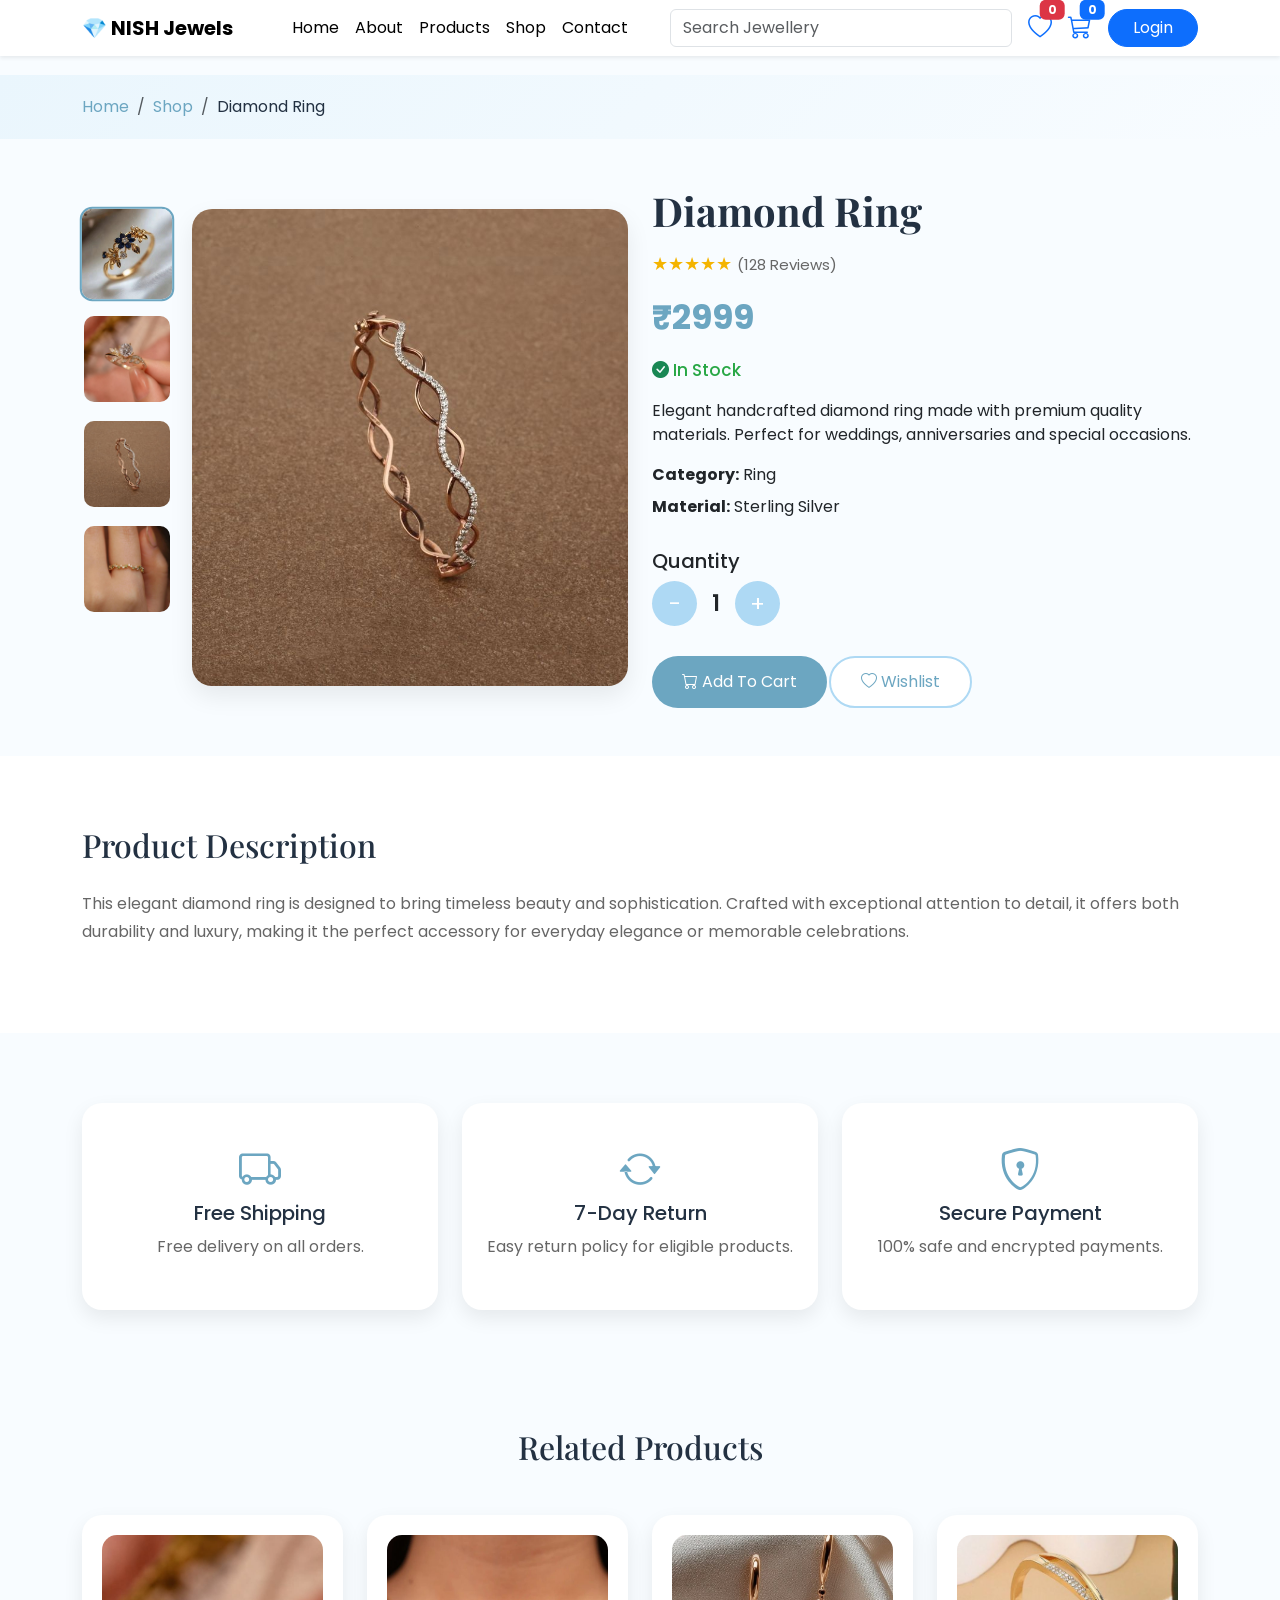
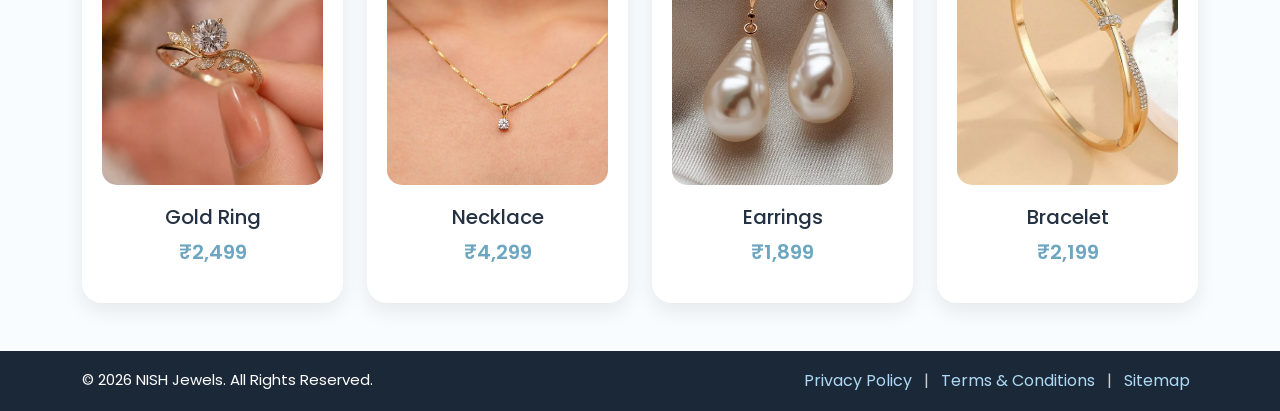
<file: product.html>
<!DOCTYPE html>
<html lang="en">

<head>

    <meta charset="UTF-8">

    <meta name="viewport" content="width=device-width, initial-scale=1.0">

    <title>Product Details | NISH Jewels</title>

    <!-- Bootstrap CSS -->
    <link href="https://cdn.jsdelivr.net/npm/bootstrap@5.3.3/dist/css/bootstrap.min.css" rel="stylesheet">

    <!-- Bootstrap Icons -->
    <link rel="stylesheet"
        href="https://cdn.jsdelivr.net/npm/bootstrap-icons@1.11.3/font/bootstrap-icons.min.css">

    <!-- Google Fonts -->
    <link
        href="https://fonts.googleapis.com/css2?family=Poppins:wght@300;400;500;600;700&family=Playfair+Display:wght@500;700&display=swap"
        rel="stylesheet">

    <!-- CSS -->
    <link rel="stylesheet" href="style.css">
    <link rel="stylesheet" href="product.css">

</head>

<body>

    <!-- ==========================================
                    NAVBAR
    =========================================== -->

       <nav class="navbar navbar-expand-lg fixed-top shadow-sm bg-white">

        <div class="container">

            <a class="navbar-brand fw-bold" href="#">
                💎 NISH Jewels
            </a>

            <button class="navbar-toggler" type="button"
                data-bs-toggle="collapse"
                data-bs-target="#navbar">

                <span class="navbar-toggler-icon"></span>

            </button>

            <div class="collapse navbar-collapse"
                id="navbar">

                <ul class="navbar-nav mx-auto">

                    <li class="nav-item">
                        <a class="nav-link active" href="index.html">Home</a>
                    </li>

                    <li class="nav-item">
                        <a class="nav-link active" href="about.html">About</a>
                    </li>

                    <li class="nav-item">
                        <a class="nav-link active" href="product.html">Products</a>
                    </li>

                    <li class="nav-item">   
                        <a class="nav-link active" href="shop.html">Shop</a>
                    </li>

                    <li class="nav-item">
                        <a class="nav-link active" href="#contact">Contact</a>
                    </li>

                </ul>

                <form class="d-flex me-3">

                    <input class="form-control"
                        type="search"
                        placeholder="Search Jewellery">

                </form>

                

                <div class="d-flex align-items-center gap-3">

                    <a href="wishlist.html" class="position-relative">

                        <i class="bi bi-heart fs-4"></i>

                        <span id="wishlistCount"
                            class="badge bg-danger position-absolute top-0 start-100 translate-middle">
                            0
                        </span>

                    </a>
                    
                    <a href="cart.html" class="position-relative">

                        <i class="bi bi-cart3 fs-4"></i>

                        <span id="cartCount" class="badge bg-primary position-absolute top-0 start-100 translate-middle">
                            0
                        </span>

                    </a>

                    <a href="login.html" class="position-relative">

                    <button class="btn btn-primary rounded-pill px-4">
                        Login
                    </button>
                    </a>

                </div>

            </div>

        </div>

    </nav>

    <!-- ==========================================
                PRODUCT BREADCRUMB
    =========================================== -->

    <section class="product-banner">

        <div class="container">

            <nav>

                <ol class="breadcrumb">

                    <li class="breadcrumb-item">

                        <a href="index.html">Home</a>

                    </li>

                    <li class="breadcrumb-item">

                        <a href="shop.html">Shop</a>

                    </li>

                    <li class="breadcrumb-item active product item">

                        Diamond Ring

                    </li>

                </ol>

            </nav>

        </div>

    </section>



    <!-- ==========================================
                PRODUCT DETAILS
    =========================================== -->

    <section class="product-section py-5">

        <div class="container">

            <div class="row align-items-center">

                <!-- Product Images -->

                <div class="col-lg-6">

                    <div class="product-gallery">

                        <div class="thumbnail-images">

                            <img src="WhatsApp Image 2026-06-22 at 1.51.59 PM (10).jpeg" class="thumb active-thumb">
                            <img src="WhatsApp Image 2026-06-22 at 1.51.59 PM (11).jpeg" class="thumb">
                            <img src="WhatsApp Image 2026-06-22 at 1.51.59 PM (1).jpeg" class="thumb">
                            <img src="WhatsApp Image 2026-06-22 at 1.51.59 PM (7).jpeg" class="thumb">


                        </div>

                        <div class="main-image">

                            <img src="Rose gold ring.jpeg"
                                id="mainProductImage"
                                class="img-fluid">

                        </div>

                    </div>

                </div>


                <!-- Product Info -->

                <div class="col-lg-6">

                    <h1 class="product-title"> 

                    </h1>

                    <div class="rating">

                        ★★★★★

                        <span>(128 Reviews)</span>

                    </div>

                    <h2 class="price">

                        ₹2,999

                    </h2>

                    <p class="availability">

                        <i class="bi bi-check-circle-fill text-success"></i>

                        In Stock

                    </p>

                    <p class="description">

                        Elegant handcrafted diamond ring made with premium quality materials. Perfect for weddings,
                        anniversaries and special occasions.

                    </p>


                    <div class="product-meta">

                        <p>

                            <strong>Category:</strong>

                            <span class="product-category">Rings</span>

                        </p>

                        <p>

                            <strong>Material:</strong>

                            <span class="product-material">Sterling Silver</span>

                        </p>

                    </div>


                    <!-- Quantity -->

                    <div class="quantity-section">

                        <h5>Quantity</h5>

                        <div class="quantity-box">

                            <button id="minusBtn">-</button>

                            <span id="quantity">1</span>

                            <button id="plusBtn">+</button>

                        </div>

                    </div>


                    <!-- Buttons -->

                    <div class="product-buttons">

                        <button class="btn cart-btn">

                            <i class="bi bi-cart"></i>

                            Add To Cart

                        </button>

                        <button class="btn wishlist-btn">

                            <i class="bi bi-heart"></i>

                            Wishlist

                        </button>

                    </div>

                </div>

            </div>

        </div>

    </section>



    <!-- ==========================================
                DESCRIPTION
    =========================================== -->

    <section class="description-section">

        <div class="container">

            <h2>

                Product Description

            </h2>

            <p>

                This elegant diamond ring is designed to bring timeless beauty and sophistication. Crafted with
                exceptional attention to detail, it offers both durability and luxury, making it the perfect accessory
                for everyday elegance or memorable celebrations.

            </p>

        </div>

    </section>



    <!-- ==========================================
                SHIPPING INFO
    =========================================== -->

    <section class="shipping-section">

        <div class="container">

            <div class="row g-4">

                <div class="col-md-4">

                    <div class="info-card">

                        <i class="bi bi-truck"></i>

                        <h5>Free Shipping</h5>

                        <p>Free delivery on all orders.</p>

                    </div>

                </div>

                <div class="col-md-4">

                    <div class="info-card">

                        <i class="bi bi-arrow-repeat"></i>

                        <h5>7-Day Return</h5>

                        <p>Easy return policy for eligible products.</p>

                    </div>

                </div>

                <div class="col-md-4">

                    <div class="info-card">

                        <i class="bi bi-shield-lock"></i>

                        <h5>Secure Payment</h5>

                        <p>100% safe and encrypted payments.</p>

                    </div>

                </div>

            </div>

        </div>

    </section>



    <!-- ==========================================
                RELATED PRODUCTS
    =========================================== -->

    <section class="related-products py-5">

        <div class="container">

            <h2 class="text-center mb-5">

                Related Products

            </h2>

            <div class="row g-4">

                <!-- Product 1 -->

                <div class="col-lg-3 col-md-6">

                    <div class="product-card">

                        <img src="WhatsApp Image 2026-06-22 at 1.51.59 PM (11).jpeg" class="img-fluid">

                        <h5>Gold Ring</h5>

                        <p>₹2,499</p>

                    </div>

                </div>

                <!-- Product 2 -->

                <div class="col-lg-3 col-md-6">

                    <div class="product-card">

                        <img src="gold necklace.jpeg" class="img-fluid">

                        <h5>Necklace</h5>

                        <p>₹4,299</p>

                    </div>

                </div>

                <!-- Product 3 -->

                <div class="col-lg-3 col-md-6">

                    <div class="product-card">

                        <img src="pearl earing.jpeg" class="img-fluid">

                        <h5>Earrings</h5>

                        <p>₹1,899</p>

                    </div>

                </div>

                <!-- Product 4 -->

                <div class="col-lg-3 col-md-6">

                    <div class="product-card">

                        <img src="gold bracelet.jpeg" class="img-fluid">

                        <h5>Bracelet</h5>

                        <p>₹2,199</p>

                    </div>

                </div>

            </div>

        </div>

    </section>



    <!-- ==========================================
                    FOOTER
    =========================================== -->

    <div class="copyright">

        <div class="container">

            <div class="row align-items-center">

                <!-- Left Side -->

                <div class="col-md-6 text-center text-md-start">

                    <p class="mb-0">
                        © 2026 NISH Jewels. All Rights Reserved.
                    </p>

                </div>

                <!-- Right Side -->

                <div class="col-md-6 text-center text-md-end">

                    <a href="#">Privacy Policy</a>

                    <span>|</span>

                    <a href="#">Terms & Conditions</a>

                    <span>|</span>

                    <a href="#">Sitemap</a>

                </div>

            </div>

        </div>

    </div>

    <!-- Bootstrap -->
    <script src="https://cdn.jsdelivr.net/npm/bootstrap@5.3.3/dist/js/bootstrap.bundle.min.js"></script>

    <!-- Common Functions -->
    <script src="common.js"></script>

    <!-- Product Page -->
    <script src="product.js"></script>


</body>

</html>
</file>
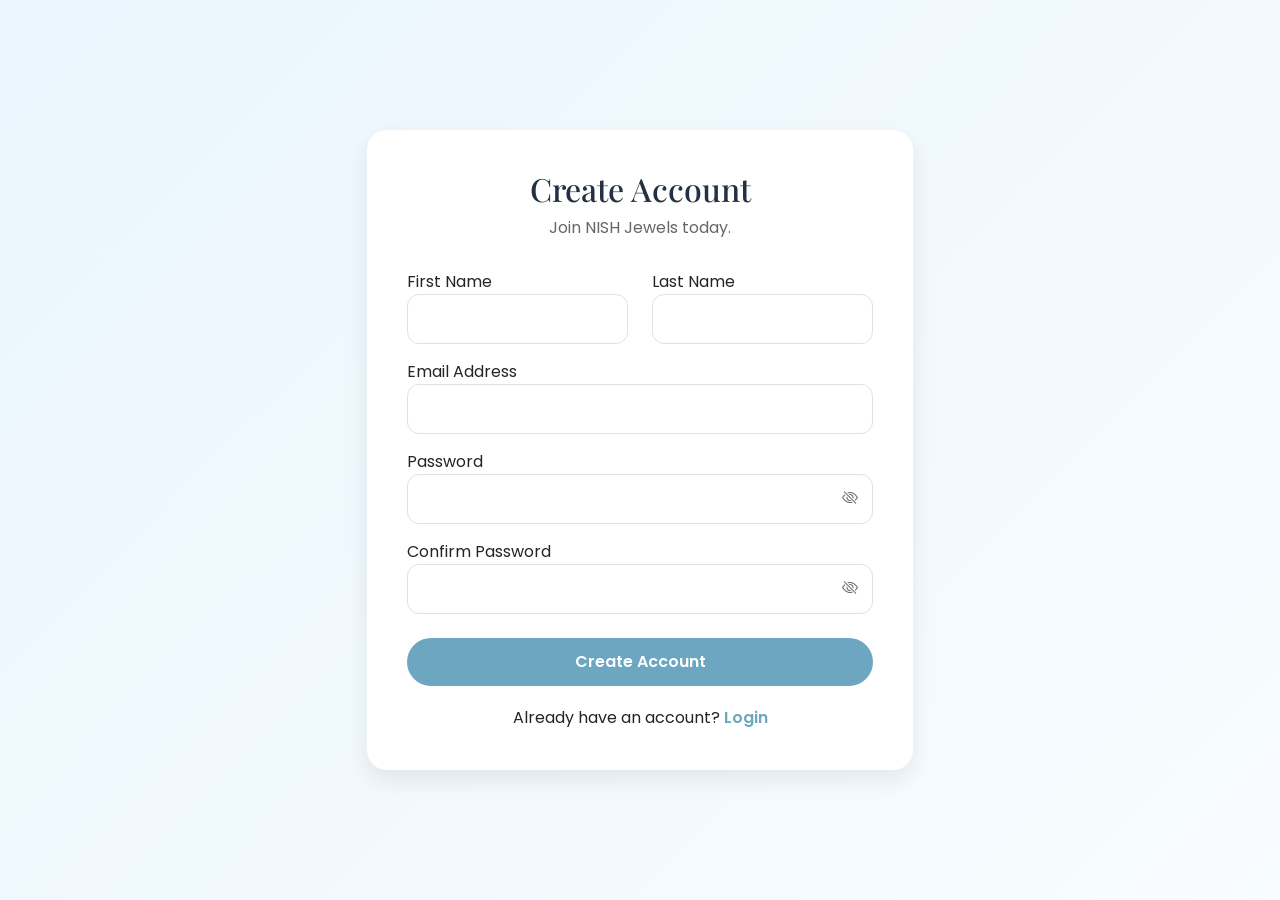
<file: register.html>
<!DOCTYPE html>
<html lang="en">

<head>

    <meta charset="UTF-8">

    <meta name="viewport" content="width=device-width, initial-scale=1.0">

    <title>Register | NISH Jewels</title>

    <!-- Bootstrap CSS -->

    <link href="https://cdn.jsdelivr.net/npm/bootstrap@5.3.3/dist/css/bootstrap.min.css" rel="stylesheet">

    <!-- Bootstrap Icons -->

    <link rel="stylesheet"
        href="https://cdn.jsdelivr.net/npm/bootstrap-icons@1.11.3/font/bootstrap-icons.min.css">

    <!-- Google Fonts -->

    <link href="https://fonts.googleapis.com/css2?family=Poppins:wght@300;400;500;600&family=Playfair+Display:wght@700&display=swap"
        rel="stylesheet">

    <!-- CSS -->

    <link rel="stylesheet" href="style.css">
    <link rel="stylesheet" href="register.css">

</head>

<body>

    <!-- Copy your Navbar here -->

    <section class="register-section">

        <div class="container">

            <div class="row justify-content-center">

                <div class="col-lg-6 col-md-8">

                    <div class="register-card">

                        <h2>Create Account</h2>

                        <p>Join NISH Jewels today.</p>

                        <form id="registerForm">

                            <div class="row">

                                <div class="col-md-6 mb-3">

                                    <label>First Name</label>

                                    <input type="text"
                                        class="form-control"
                                        id="firstName"
                                        required>

                                </div>

                                <div class="col-md-6 mb-3">

                                    <label>Last Name</label>

                                    <input type="text"
                                        class="form-control"
                                        id="lastName"
                                        required>

                                </div>

                            </div>

                            <div class="mb-3">

                                <label>Email Address</label>

                                <input type="email"
                                    class="form-control"
                                    id="email"
                                    required>

                            </div>

                            <div class="mb-3">

                                <label>Password</label>

                                <div class="password-box">

                                    <input type="password"
                                        class="form-control"
                                        id="password"
                                        required>

                                    <i class="bi bi-eye-slash"
                                        id="togglePassword"></i>

                                </div>

                            </div>

                            <div class="mb-4">

                                <label>Confirm Password</label>

                                <div class="password-box">

                                    <input type="password"
                                        class="form-control"
                                        id="confirmPassword"
                                        required>

                                    <i class="bi bi-eye-slash"
                                        id="toggleConfirmPassword"></i>

                                </div>

                            </div>

                            <button
                                class="btn register-btn w-100"
                                type="submit">

                                Create Account

                            </button>

                        </form>

                        <div class="login-link">

                            Already have an account?

                            <a href="login.html">

                                Login

                            </a>

                        </div>

                    </div>

                </div>

            </div>

        </div>

    </section>

    <script src="https://cdn.jsdelivr.net/npm/bootstrap@5.3.3/dist/js/bootstrap.bundle.min.js"></script>

    <script src="common.js"></script>

    <script src="register.js"></script>

</body>

</html>
</file>
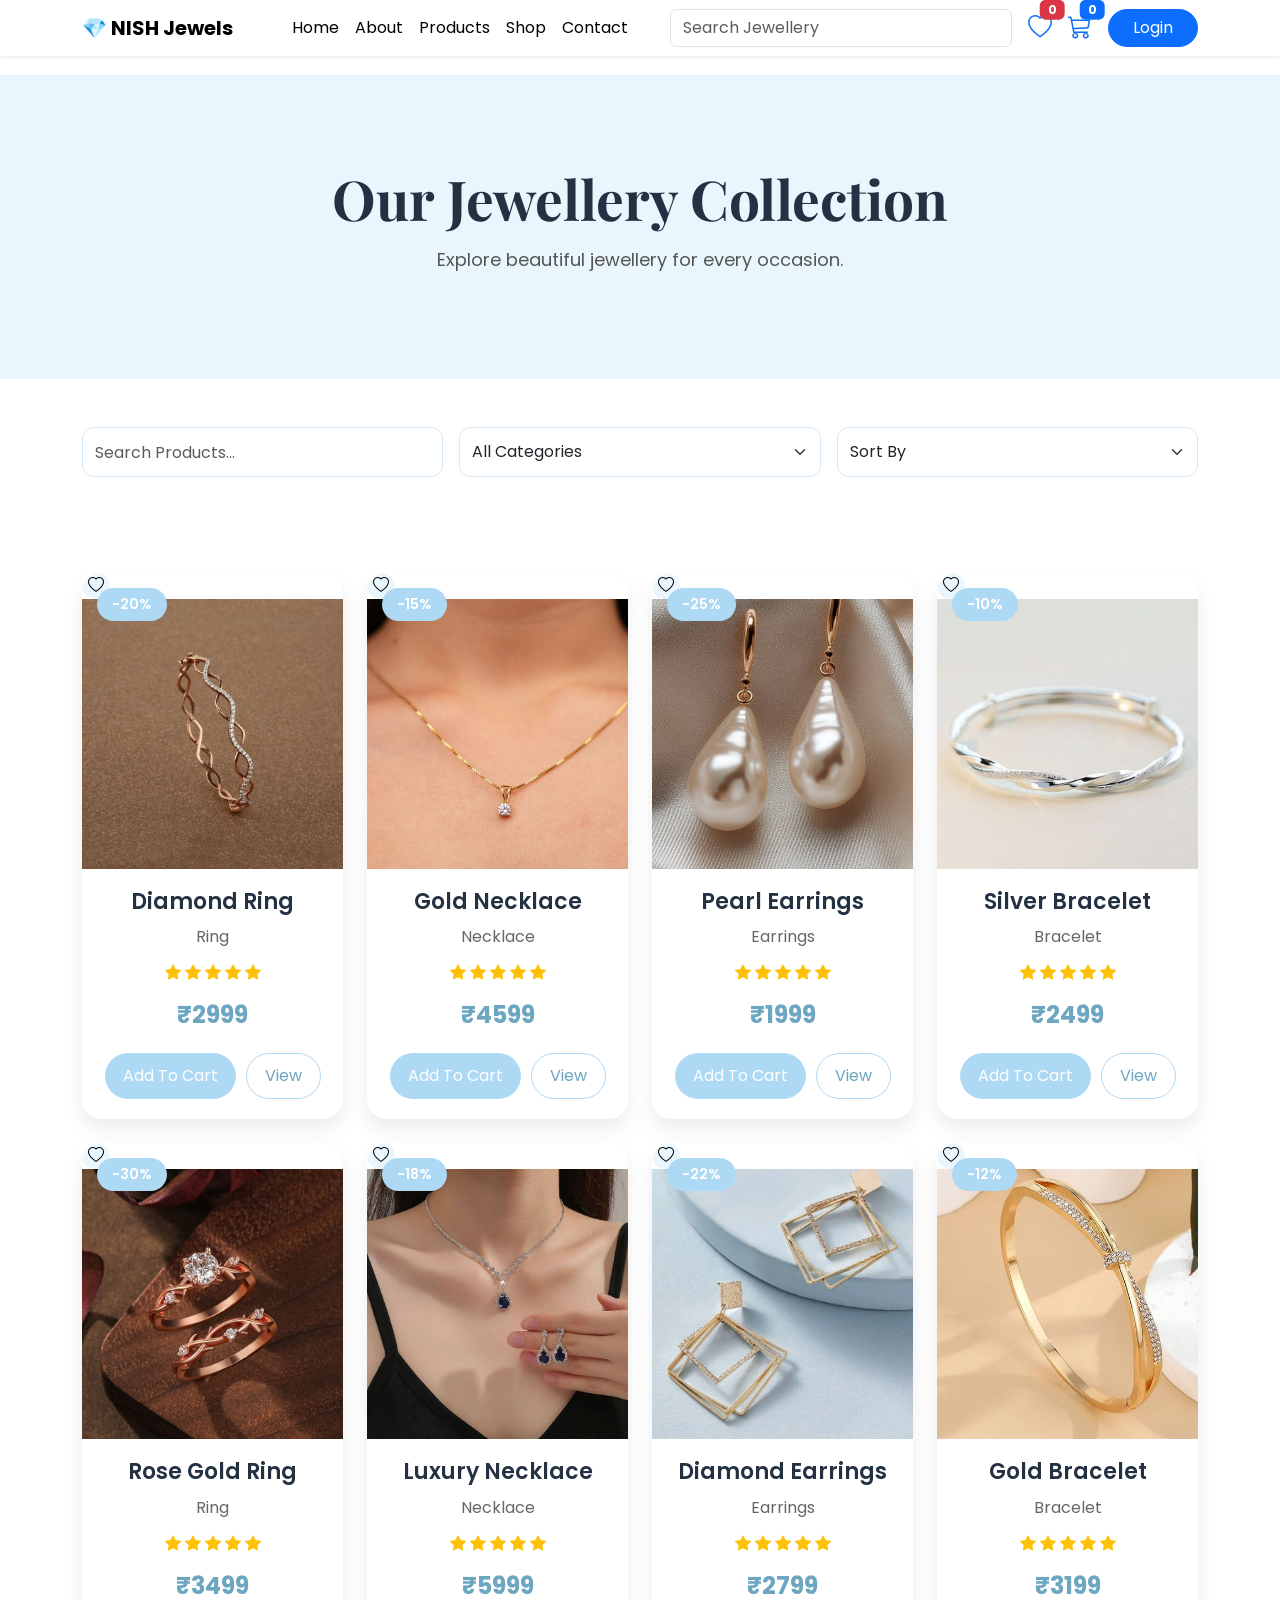
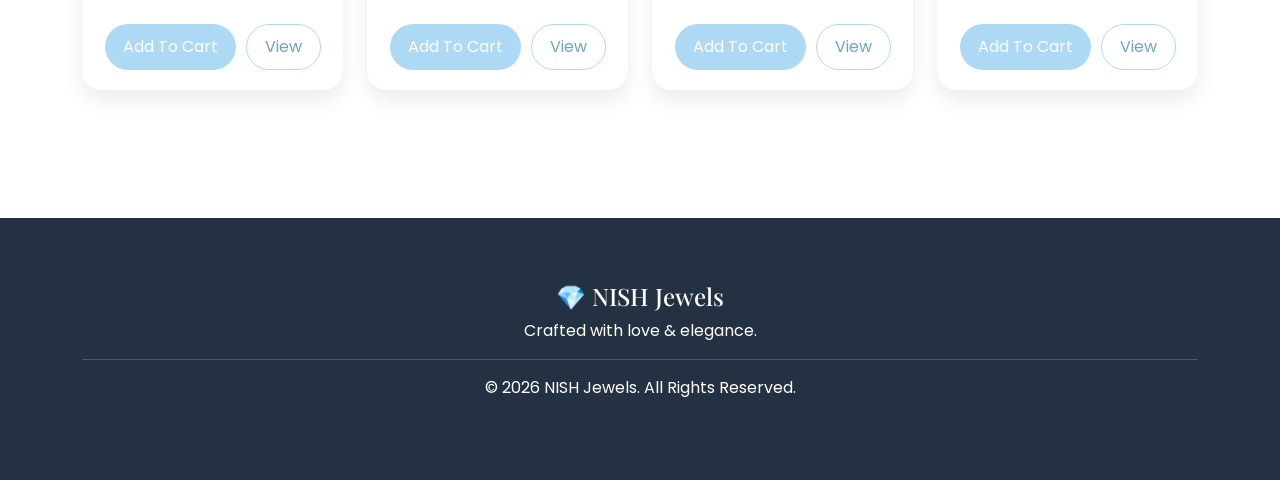
<file: shop.html>
<!DOCTYPE html>
<html lang="en">

<head>

    <meta charset="UTF-8">

    <meta name="viewport" content="width=device-width, initial-scale=1.0">

    <title>NISH Jewels | Shop</title>

    <!-- Bootstrap CSS -->
    <link href="https://cdn.jsdelivr.net/npm/bootstrap@5.3.3/dist/css/bootstrap.min.css" rel="stylesheet">

    <!-- Bootstrap Icons -->
    <link rel="stylesheet"
        href="https://cdn.jsdelivr.net/npm/bootstrap-icons@1.11.3/font/bootstrap-icons.min.css">

    <!-- Google Fonts -->
    <link
        href="https://fonts.googleapis.com/css2?family=Poppins:wght@300;400;500;600;700&family=Playfair+Display:wght@500;700&display=swap"
        rel="stylesheet">

    <!-- Main CSS -->
    <link rel="stylesheet" href="style.css">

    <!-- Shop CSS -->
    <link rel="stylesheet" href="shop.css">

</head>

<body>

    <!-- ================= Navbar ================= -->

        <nav class="navbar navbar-expand-lg fixed-top shadow-sm bg-white">

        <div class="container">

            <a class="navbar-brand fw-bold" href="#">
                💎 NISH Jewels
            </a>

            <button class="navbar-toggler" type="button"
                data-bs-toggle="collapse"
                data-bs-target="#navbar">

                <span class="navbar-toggler-icon"></span>

            </button>

            <div class="collapse navbar-collapse"
                id="navbar">

                <ul class="navbar-nav mx-auto">

                    <li class="nav-item">
                        <a class="nav-link active" href="index.html">Home</a>
                    </li>

                    <li class="nav-item">
                        <a class="nav-link active" href="about.html">About</a>
                    </li>

                    <li class="nav-item">
                        <a class="nav-link active" href="product.html">Products</a>
                    </li>

                    <li class="nav-item">   
                        <a class="nav-link active" href="shop.html">Shop</a>
                    </li>

                    <li class="nav-item">
                        <a class="nav-link active" href="#contact">Contact</a>
                    </li>

                </ul>

                <form class="d-flex me-3">

                    <input class="form-control"
                        type="search"
                        placeholder="Search Jewellery">

                </form>

                

                <div class="d-flex align-items-center gap-3">

                    <a href="wishlist.html" class="position-relative">

                        <i class="bi bi-heart fs-4"></i>

                        <span id="wishlistCount"
                            class="badge bg-danger position-absolute top-0 start-100 translate-middle">
                            0
                        </span>

                    </a>
                    
                    <a href="cart.html" class="position-relative">

                        <i class="bi bi-cart3 fs-4"></i>

                        <span id="cartCount" class="badge bg-primary position-absolute top-0 start-100 translate-middle">
                            0
                        </span>

                    </a>

                    <a href="login.html" class="position-relative">

                    <button class="btn btn-primary rounded-pill px-4">
                        Login
                    </button>
                    </a>

                </div>

            </div>

        </div>

    </nav>
    
    <!-- ================= Banner ================= -->

    <section class="shop-banner">

        <div class="container text-center">

            <h1>Our Jewellery Collection</h1>

            <p>
                Explore beautiful jewellery for every occasion.
            </p>

        </div>

    </section>

    <!-- ================= Search & Filter ================= -->

    <section class="shop-controls py-5">

        <div class="container">

            <div class="row g-3">

                <div class="col-lg-4">

                    <input type="text"
                        class="form-control"
                        id="searchInput"
                        placeholder="Search Products...">

                </div>

                <div class="col-lg-4">

                    <select class="form-select"
                        id="categoryFilter">

                        <option value="all">All Categories</option>

                        <option value="Ring">Rings</option>

                        <option value="Necklace">Necklaces</option>

                        <option value="Bracelet">Bracelets</option>

                        <option value="Earrings">Earrings</option>

                    </select>

                </div>

                <div class="col-lg-4">

                    <select class="form-select"
                        id="sortProducts">

                        <option value="default">
                            Sort By
                        </option>

                        <option value="low">
                            Price Low to High
                        </option>

                        <option value="high">
                            Price High to Low
                        </option>

                    </select>

                </div>

            </div>

        </div>

    </section>

    <!-- ================= Products ================= -->

    <section class="products py-5">

        <div class="container">

            <div class="row g-4"
                id="productContainer">

                <!-- Products will come from JavaScript -->

            </div>

        </div>

    </section>

    <!-- ================= Footer ================= -->

    <footer class="footer">

        <div class="container text-center py-4">

            <h4>💎 NISH Jewels</h4>

            <p>
                Crafted with love & elegance.
            </p>

            <hr>

            <p>

                © 2026 NISH Jewels. All Rights Reserved.

            </p>

        </div>

    </footer>

    <!-- Bootstrap JS -->

    <script src="https://cdn.jsdelivr.net/npm/bootstrap@5.3.3/dist/js/bootstrap.bundle.min.js"></script>

    <!-- Shop JS -->

    <script src="common.js"></script>

    <script src="shop.js"></script>

</body>

</html>
</file>
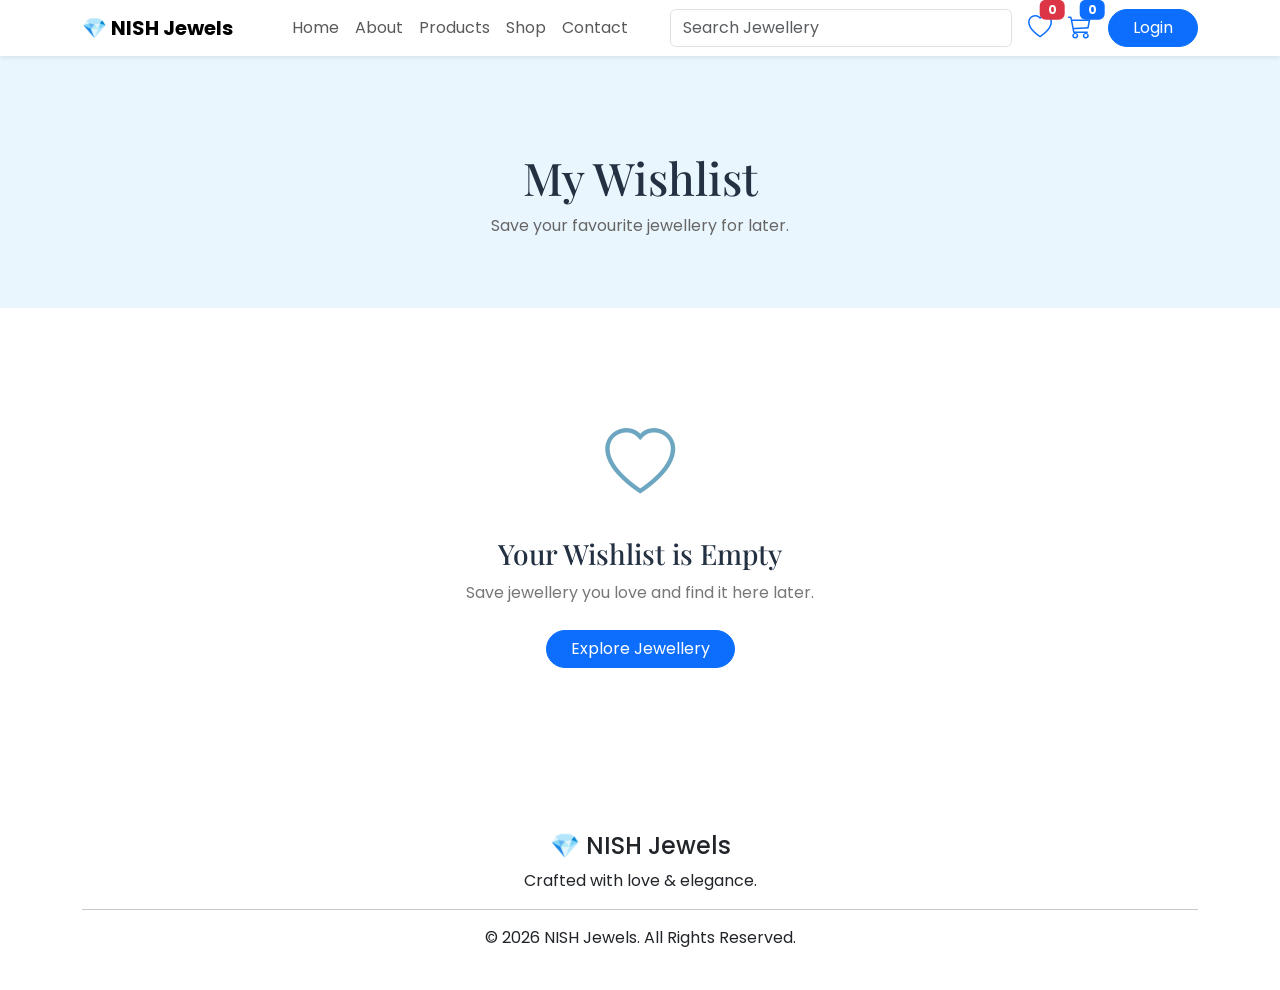
<file: wishlist.html>
<!DOCTYPE html>
<html lang="en">

<head>

    <meta charset="UTF-8">

    <meta name="viewport" content="width=device-width, initial-scale=1.0">

    <title>Wishlist | NISH Jewels</title>

    <!-- Bootstrap CSS -->
    <link
        href="https://cdn.jsdelivr.net/npm/bootstrap@5.3.3/dist/css/bootstrap.min.css"
        rel="stylesheet">

    <!-- Bootstrap Icons -->
    <link
        rel="stylesheet"
        href="https://cdn.jsdelivr.net/npm/bootstrap-icons@1.11.3/font/bootstrap-icons.min.css">

    <!-- Google Fonts -->
    <link
        href="https://fonts.googleapis.com/css2?family=Poppins:wght@300;400;500;600;700&family=Playfair+Display:wght@500;700&display=swap"
        rel="stylesheet">

    <!-- Main CSS -->
    <link rel="stylesheet" href="style.css">

    <!-- Wishlist CSS -->
    <link rel="stylesheet" href="wishlist.css">

</head>


<body>


    <!-- ================= NAVBAR ================= -->

    <nav class="navbar navbar-expand-lg fixed-top shadow-sm bg-white">

        <div class="container">

            <!-- Logo -->

            <a class="navbar-brand fw-bold" href="index.html">
                💎 NISH Jewels
            </a>


            <!-- Mobile Button -->

            <button
                class="navbar-toggler"
                type="button"
                data-bs-toggle="collapse"
                data-bs-target="#navbar">

                <span class="navbar-toggler-icon"></span>

            </button>


            <!-- Navigation -->

            <div
                class="collapse navbar-collapse"
                id="navbar">


                <ul class="navbar-nav mx-auto">

                    <li class="nav-item">
                        <a class="nav-link" href="index.html">
                            Home
                        </a>
                    </li>

                    <li class="nav-item">
                        <a class="nav-link" href="about.html">
                            About
                        </a>
                    </li>

                    <li class="nav-item">
                        <a class="nav-link" href="product.html">
                            Products
                        </a>
                    </li>

                    <li class="nav-item">
                        <a class="nav-link" href="shop.html">
                            Shop
                        </a>
                    </li>

                    <li class="nav-item">
                        <a class="nav-link" href="#contact">
                            Contact
                        </a>
                    </li>

                </ul>


                <!-- Search -->

                <form class="d-flex me-3">

                    <input
                        class="form-control"
                        type="search"
                        placeholder="Search Jewellery">

                </form>


                <!-- Icons -->

                <div class="d-flex align-items-center gap-3">


                    <!-- Wishlist -->

                    <a
                        href="wishlist.html"
                        class="position-relative">

                        <i class="bi bi-heart fs-4"></i>

                        <span
                            id="wishlistCount"
                            class="badge bg-danger position-absolute top-0 start-100 translate-middle">

                            0

                        </span>

                    </a>


                    <!-- Cart -->

                    <a
                        href="cart.html"
                        class="position-relative">

                        <i class="bi bi-cart3 fs-4"></i>

                        <span
                            id="cartCount"
                            class="badge bg-primary position-absolute top-0 start-100 translate-middle">

                            0

                        </span>

                    </a>


                    <!-- Login -->

                    <a href="login.html">

                        <button
                            type="button"
                            class="btn btn-primary rounded-pill px-4">

                            Login

                        </button>

                    </a>

                </div>

            </div>

        </div>

    </nav>



    <!-- ================= BANNER ================= -->

    <section class="wishlist-banner">

        <div class="container text-center">

            <h1>My Wishlist</h1>

            <p>
                Save your favourite jewellery for later.
            </p>

        </div>

    </section>



    <!-- ================= WISHLIST ================= -->

    <section class="wishlist-section py-5">

        <div class="container">


            <!-- Wishlist Items -->

            <div
                class="row g-4"
                id="wishlistItems">

                <!-- Products will be generated by JavaScript -->

            </div>


            <!-- Empty Wishlist -->

            <div
                id="emptyWishlist"
                class="empty-wishlist text-center d-none">

                <div class="empty-icon">

                    <i class="bi bi-heart"></i>

                </div>

                <h3>Your Wishlist is Empty</h3>

                <p>
                    Save jewellery you love and find it here later.
                </p>

                <a
                    href="shop.html"
                    class="btn btn-primary rounded-pill px-4">

                    Explore Jewellery

                </a>

            </div>

        </div>

    </section>



    <!-- ================= FOOTER ================= -->

    <footer class="footer">

        <div class="container text-center py-4">

            <h4>💎 NISH Jewels</h4>

            <p>
                Crafted with love & elegance.
            </p>

            <hr>

            <p>
                © 2026 NISH Jewels. All Rights Reserved.
            </p>

        </div>

    </footer>



    <!-- ================= JAVASCRIPT ================= -->

    <script
        src="https://cdn.jsdelivr.net/npm/bootstrap@5.3.3/dist/js/bootstrap.bundle.min.js">
    </script>


    <!-- Common JavaScript -->

    <script src="common.js"></script>


    <!-- Wishlist JavaScript -->

    <script src="wishlist.js"></script>


</body>

</html>
</file>
<file: style.css>
/* Google Fonts */

body{

    font-family: 'Poppins', sans-serif;
    background:#ffffff;

}

.hero{

    background:#F4FAFF;
    min-height:90vh;

    display:flex;
    align-items:center;

}

.hero-subtitle{

    color:#6CA6C1;

    font-weight:600;

    letter-spacing:2px;

    text-transform:uppercase;

}

.hero-title{

    font-family:'Playfair Display', serif;

    font-size:60px;

    font-weight:bold;

    color:#233142;

    margin:20px 0;

}

.hero-text{

    font-size:18px;

    color:#555;

    line-height:1.8;

}

.hero-btn{

    background:#AED9F4;

    color:#fff;

    padding:14px 35px;

    border-radius:40px;

    font-weight:600;

    transition:.3s;

}

.hero-btn:hover{

    background:#89C8EE;

    transform:translateY(-5px);

    color:white;

}

.hero-img{

    width:90%;

    animation:float 4s ease-in-out infinite;

}

@keyframes float{

0%{

transform:translateY(0);

}

50%{

transform:translateY(-15px);

}

100%{

transform:translateY(0);

}

}

@media(max-width:768px){

.hero{

text-align:center;

padding:60px 0;

}

.hero-title{

font-size:42px;

}

.hero-img{

margin-top:40px;

width:80%;

}

}

/* ==========================
      Categories Section
========================== */

.categories{

    background:#fff;
    
}

.section-title{

    font-family:'Playfair Display', serif;

    font-size:40px;

    color:#233142;

    font-weight:bold;

}

.section-subtitle{

    color:#666;

    margin-top:10px;

}

.category-card{

    background:#F4FAFF;

    border-radius:20px;

    padding:25px;

    text-align:center;

    transition:.4s;

    cursor:pointer;

    box-shadow:0 10px 20px rgba(0,0,0,.05);

}

.category-card img{

    width:170px;

    height:170px;

    object-fit:cover;

    border-radius:50%;

    margin-bottom:20px;

}

.category-card h4{

    color:#233142;

    font-weight:600;

}

.category-card:hover{

    transform:translateY(-10px);

    box-shadow:0 20px 40px rgba(0,0,0,.12);

}

/* ==========================
      Deal Section
========================== */

 .deal{

    background:#F4FAFF;

}

.deal-card{

    background:white;

    padding:50px;

    border-radius:25px;

    box-shadow:0 15px 35px rgba(0,0,0,.08);

}

.deal-image{

    max-width:350px;

    border-radius:20px;

    transition:.5s;

}

.deal-image:hover{

    transform:scale(1.05);

}

.carousel-control-prev-icon,
.carousel-control-next-icon{

    background-color:#AED9F4;

    border-radius:50%;

    padding:20px;

}

.carousel-indicators button{

    background:#AED9F4;

}

.offer-tag{

    background:#AED9F4;

    color:white;

    padding:8px 20px;

    border-radius:30px;

    display:inline-block;

    margin-bottom:20px;

}
/* ===========================
   Featured Products
=========================== */

.featured-products{

    background:#fff;

}

.product-card{

    background:#F9FCFF;

    border-radius:20px;

    overflow:hidden;

    position:relative;

    transition:.4s;

    box-shadow:0 10px 25px rgba(0,0,0,.08);

}

.product-card:hover{

    transform:translateY(-10px);

    box-shadow:0 20px 35px rgba(0,0,0,.12);

}

.discount-badge{

    position:absolute;

    top:15px;

    left:15px;

    background:#AED9F4;

    color:white;

    padding:5px 12px;

    border-radius:20px;

    font-size:14px;

}

.product-img{

    height:250px;

    width:100%;

    object-fit:cover;

}

.product-body{

    padding:20px;

    text-align:center;

}

.rating{

    color:#FFD700;

    margin:10px 0;

}

.product-body h4{

    color:#233142;

    font-weight:bold;

}

.product-buttons{

    display:flex;

    /* justify-content:center; */

    gap:15px;

    margin-top:15px;

}

.wishlist-btn{

    /* width:45px; */

    /* height:45px; */

    border:none;

    border-radius:50%;

    background:#EAF6FD;

    transition:.3s;

}

.wishlist-btn:hover{

    background:#AED9F4;

    color:white;

}

.cart-btn{

    border:none;

    background:#AED9F4;

    color:white;

    padding:10px 20px;

    border-radius:30px;

    transition:.3s;

}

.cart-btn:hover{

    background:#89C8EE;

}
/* ==========================
      New Arrivals
========================== */

.new-arrivals{

    background:#F8FCFF;

}

.arrival-card{

    background:white;

    border-radius:20px;

    overflow:hidden;

    position:relative;

    transition:.4s;

    box-shadow:0 10px 25px rgba(0,0,0,.08);

}

.arrival-card:hover{

    transform:translateY(-10px);

}

.arrival-img{

    width:100%;

    height:280px;

    object-fit:cover;

    transition:.5s;

}

.arrival-card:hover .arrival-img{

    transform:scale(1.08);

}

.arrival-content{

    padding:20px;

    text-align:center;

}

.arrival-content h5{

    color:#233142;

    font-weight:600;

}

.arrival-content p{

    color:#6CA6C1;

    font-size:20px;

    font-weight:bold;

}

.new-badge{

    position:absolute;

    top:15px;

    left:15px;

    background:#AED9F4;

    color:white;

    padding:6px 15px;

    border-radius:25px;

    font-size:14px;

    font-weight:600;

}
/*=========================
      Best Sellers
==========================*/

.best-sellers{

    background:white;

}

.best-card{

    background:#F8FCFF;

    padding:25px;

    border-radius:20px;

    text-align:center;

    transition:.4s;

    box-shadow:0 10px 25px rgba(0,0,0,.08);

}

.best-card:hover{

    transform:translateY(-10px);

}

.best-card img{

    width:100%;

    height:260px;

    object-fit:cover;

    border-radius:15px;

}

.best-card h4{

    margin-top:20px;

    color:#233142;

}

.best-card p{

    color:#6CA6C1;

    font-size:22px;

    font-weight:bold;

}
/*=========================
      Testimonials
==========================*/

.testimonials{

    background:#F8FCFF;

}

.testimonial-card{

    background:white;

    padding:35px;

    border-radius:20px;

    text-align:center;

    box-shadow:0 10px 25px rgba(0,0,0,.08);

    transition:.4s;

}

.testimonial-card:hover{

    transform:translateY(-10px);

}

.testimonial-img{

    width:100px;

    height:100px;

    border-radius:50%;

    object-fit:cover;

    margin-bottom:20px;

    border:4px solid #AED9F4;

}

.stars{

    color:gold;

    margin:15px 0;

    font-size:20px;

}

.testimonial-card p{

    color:#555;

    line-height:1.7;

}
/*=========================
      Newsletter
==========================*/

.newsletter{

    background:#fff;

}

.newsletter-box{

    background:#EAF7FF;

    border-radius:25px;

    padding:50px;

}

.newsletter-box h2{

    color:#233142;

    font-family:'Playfair Display', serif;

    font-weight:bold;

}

.newsletter-box p{

    color:#555;

}

.newsletter-form input{

    height:55px;

    border-radius:30px;

}

.newsletter-form button{

    border-radius:30px;

}
/*=========================
        Contact
==========================*/

.contact{

    background:#F8FCFF;

}

.contact-info{

    background:white;

    padding:40px;

    border-radius:20px;

    box-shadow:0 10px 25px rgba(0,0,0,.08);

    height:100%;

}

.contact-info h3{

    color:#233142;

    font-family:'Playfair Display', serif;

    margin-bottom:20px;

}

.contact-item{

    display:flex;

    align-items:flex-start;

    margin-top:25px;

}

.contact-item i{

    font-size:28px;

    color:#AED9F4;

    margin-right:20px;

}

.contact-form{

    background:white;

    padding:40px;

    border-radius:20px;

    box-shadow:0 10px 25px rgba(0,0,0,.08);

}

.contact-form .form-control{

    border-radius:12px;

    padding:12px;

}

.contact-form textarea{

    resize:none;

}

/*=========================
        Copyright
==========================*/

.copyright{

    background:#1B2838;

    color:#fff;

    padding:18px 0;

}

.copyright p{

    margin:0;

    font-size:15px;

}

.copyright a{

    color:#AED9F4;

    text-decoration:none;

    margin:0 8px;

    transition:.3s;

}

.copyright a:hover{

    color:white;

}

.copyright span{

    color:#ccc;

}

/*=========================
        loader
==========================*/


#loader{

position:fixed;

width:100%;

height:100vh;

background:white;

display:flex;

justify-content:center;

align-items:center;

z-index:99999;

}

/*=========================
        toast
==========================*/

/*==================================
        Toast
==================================*/

.toast-box{

    position:fixed;

    top:100px;

    right:20px;

    background:#6CA6C1;

    color:white;

    padding:15px 25px;

    border-radius:8px;

    box-shadow:0 5px 15px rgba(0,0,0,.2);

    opacity:0;

    transform:translateX(100px);

    transition:.3s;

    z-index:9999;

}

.toast-box.show{

    opacity:1;

    transform:translateX(0);

}
</file>
<file: cart.css>
/*==================================
        CART PAGE
==================================*/

body{
    font-family:'Poppins',sans-serif;
    background:#F8FCFF;
}

/*==================================
        Cart Banner
==================================*/

.cart-banner{

    margin-top:75px;
    padding:80px 0;
    background:linear-gradient(135deg,#EAF6FD,#F8FCFF);
    text-align:center;

}

.cart-banner h1{

    font-family:'Playfair Display',serif;
    font-size:50px;
    color:#233142;
    font-weight:700;

}

.cart-banner p{

    color:#666;
    font-size:18px;

}

/*==================================
        Cart Section
==================================*/

.cart-section{

    padding:80px 0;

}

/*==================================
        Cart Card
==================================*/

.cart-card{

    background:white;
    border-radius:20px;
    padding:20px;
    margin-bottom:25px;
    box-shadow:0 10px 25px rgba(0,0,0,.08);
    transition:.3s;

}

.cart-card:hover{

    transform:translateY(-5px);

}

/*==================================
        Product Image
==================================*/

.cart-img{

    width:120px;
    height:120px;
    object-fit:cover;
    border-radius:15px;

}

/*==================================
        Product Details
==================================*/

.cart-details h4{

    color:#233142;
    font-weight:600;

}

.cart-details p{

    color:#777;
    margin-bottom:5px;

}

.price{

    color:#6CA6C1;
    font-size:22px;
    font-weight:bold;

}

/*==================================
        Quantity Buttons
==================================*/

.quantity-box{

    display:flex;
    align-items:center;
    gap:12px;

}

.quantity-btn{

    width:35px;
    height:35px;
    border:none;
    background:#AED9F4;
    color:white;
    border-radius:50%;
    font-size:18px;
    transition:.3s;

}

.quantity-btn:hover{

    background:#6CA6C1;

}

.quantity{

    font-size:18px;
    font-weight:600;

}

/*==================================
        Remove Button
==================================*/

.remove-btn{

    border:none;
    background:#ff4d6d;
    color:white;
    padding:10px 18px;
    border-radius:30px;
    transition:.3s;

}

.remove-btn:hover{

    background:#d6336c;

}

/*==================================
      Order Summary
==================================*/

.order-summary{

    background:white;
    padding:30px;
    border-radius:20px;
    box-shadow:0 10px 25px rgba(0,0,0,.08);
    position:sticky;
    top:100px;

}

.order-summary h3{

    color:#233142;
    margin-bottom:20px;
    font-family:'Playfair Display',serif;

}

.order-summary span{

    font-size:17px;

}

.order-summary strong{

    font-size:20px;
    color:#233142;

}

/*==================================
      Checkout Button
==================================*/

.checkout-btn{

    background:#AED9F4;
    color:white;
    border:none;
    border-radius:30px;
    padding:14px;
    font-weight:600;
    transition:.3s;

}

.checkout-btn:hover{

    background:#6CA6C1;
    color:white;

}

/*==================================
      Empty Cart
==================================*/

#emptyCart{

    min-height:400px;

}

#emptyCart i{

    color:#AED9F4;

}

#emptyCart h2{

    color:#233142;
    margin-top:20px;

}

/*==================================
      Responsive
==================================*/

@media(max-width:992px){

.order-summary{

position:static;
margin-top:40px;

}

}

@media(max-width:768px){

.cart-banner{

padding:60px 20px;

}

.cart-banner h1{

font-size:35px;

}

.cart-card{

text-align:center;

}

.cart-img{

margin-bottom:20px;

}

.quantity-box{

justify-content:center;

}

.remove-btn{

margin-top:20px;

width:100%;

}

}
</file>
<file: checkout.css>
/*==================================
        CHECKOUT PAGE
==================================*/

body{
    font-family:'Poppins',sans-serif;
    background:#F8FCFF;
}

/*==================================
        Checkout Banner
==================================*/

.checkout-banner{

    margin-top:75px;
    padding:80px 0;
    background:linear-gradient(135deg,#EAF6FD,#F8FCFF);
    text-align:center;

}

.checkout-banner h1{

    font-family:'Playfair Display',serif;
    font-size:48px;
    font-weight:700;
    color:#233142;

}

.checkout-banner p{

    color:#666;
    font-size:18px;

}

/*==================================
        Checkout Section
==================================*/

.checkout-section{

    padding:80px 0;

}

/*==================================
        Checkout Card
==================================*/

.checkout-card{

    background:#fff;
    padding:30px;
    border-radius:20px;
    box-shadow:0 10px 25px rgba(0,0,0,.08);
    margin-bottom:30px;

}

.checkout-card h3{

    font-family:'Playfair Display',serif;
    color:#233142;
    margin-bottom:25px;

}

/*==================================
        Form
==================================*/

.checkout-card label{

    font-weight:500;
    color:#233142;
    margin-bottom:8px;

}

.form-control{

    border-radius:12px;
    padding:12px;

}

.form-control:focus{

    border-color:#6CA6C1;
    box-shadow:0 0 8px rgba(108,166,193,.25);

}

/*==================================
        Order Summary
==================================*/

#checkoutItems{

    max-height:280px;
    overflow-y:auto;
    margin-bottom:20px;

}

.checkout-item{

    display:flex;
    justify-content:space-between;
    align-items:center;
    margin-bottom:15px;
    padding-bottom:15px;
    border-bottom:1px solid #eee;

}

.checkout-item img{

    width:60px;
    height:60px;
    object-fit:cover;
    border-radius:10px;

}

.checkout-info{

    flex:1;
    margin-left:15px;

}

.checkout-info h6{

    margin:0;
    color:#233142;

}

.checkout-info p{

    margin:5px 0 0;
    color:#777;
    font-size:14px;

}

/*==================================
        Payment
==================================*/

.payment-method{

    margin-top:30px;

}

.payment-method h5{

    color:#233142;
    margin-bottom:15px;

}

.form-check{

    background:#F8FCFF;
    padding:12px 15px;
    border-radius:12px;
    margin-bottom:10px;
    border:1px solid #EAF6FD;

}

.form-check:hover{

    border-color:#6CA6C1;

}

/*==================================
        Place Order Button
==================================*/

.place-order-btn{

    background:#6CA6C1;
    color:#fff;
    border:none;
    border-radius:30px;
    padding:14px;
    font-size:18px;
    font-weight:600;
    transition:.3s;

}

.place-order-btn:hover{

    background:#4E8FAE;
    color:#fff;

}

/*==================================
        Sticky Summary
==================================*/

.col-lg-5 .checkout-card{

    position:sticky;
    top:100px;

}

/*==================================
        Responsive
==================================*/

@media(max-width:992px){

.col-lg-5 .checkout-card{

position:static;

}

}

@media(max-width:768px){

.checkout-banner{

padding:60px 20px;

}

.checkout-banner h1{

font-size:34px;

}

.checkout-card{

padding:20px;

}

.checkout-item{

flex-direction:column;
text-align:center;

}

.checkout-item img{

margin-bottom:10px;

}

.checkout-info{

margin-left:0;

}

.place-order-btn{

font-size:16px;

}

}
</file>
<file: login.css>
body{

    font-family:'Poppins',sans-serif;
    background:linear-gradient(135deg,#EAF6FD,#F8FCFF);

}

.login-section{

    min-height:100vh;
    display:flex;
    align-items:center;
    justify-content:center;
    padding:100px 20px;

}

.login-card{

    background:#fff;
    padding:40px;
    border-radius:20px;
    box-shadow:0 10px 25px rgba(0,0,0,.08);

}

.login-card h2{

    font-family:'Playfair Display',serif;
    text-align:center;
    color:#233142;

}

.login-card p{

    text-align:center;
    color:#666;
    margin-bottom:30px;

}

.form-control{

    border-radius:12px;
    padding:12px;

}

.form-control:focus{

    border-color:#6CA6C1;
    box-shadow:0 0 8px rgba(108,166,193,.25);

}

.password-box{

    position:relative;

}

.password-box i{

    position:absolute;
    top:50%;
    right:15px;
    transform:translateY(-50%);
    cursor:pointer;
    color:#666;

}

.login-btn{

    background:#6CA6C1;
    color:#fff;
    border:none;
    padding:12px;
    border-radius:30px;
    font-weight:600;
    transition:.3s;

}

.login-btn:hover{

    background:#4E8FAE;
    color:#fff;

}

.register-link{

    text-align:center;
    margin-top:20px;

}

.register-link a{

    text-decoration:none;
    color:#6CA6C1;
    font-weight:600;

}

@media(max-width:768px){

.login-card{

padding:30px 20px;

}

}
</file>
<file: order success.css>
/*==================================
        ORDER SUCCESS PAGE
==================================*/

*{
    margin:0;
    padding:0;
    box-sizing:border-box;
}

body{
    font-family:'Poppins',sans-serif;
    background:#F8FCFF;
}

/*==================================
        Success Section
==================================*/

.success-section{

    min-height:100vh;
    display:flex;
    justify-content:center;
    align-items:center;
    padding:30px 20px;

}

/*==================================
        Success Card
==================================*/

.success-card{

    background:#fff;
    width:100%;
    max-width:700px;
    margin:auto;
    padding:60px 40px;
    text-align:center;
    border-radius:25px;
    box-shadow:0 15px 35px rgba(0,0,0,.08);

}

/*==================================
        Success Icon
==================================*/

.success-icon{

    font-size:90px;
    color:#28A745;
    margin-bottom:25px;
    animation:pop .8s ease;

}

@keyframes pop{

0%{
transform:scale(0);
}

70%{
transform:scale(1.2);
}

100%{
transform:scale(1);
}

}

/*==================================
        Heading
==================================*/

.success-card h1{

    font-family:'Playfair Display',serif;
    color:#233142;
    font-size:42px;
    margin-bottom:20px;

}

.success-card p{

    color:#666;
    line-height:1.8;

}

/*==================================
        Order Details
==================================*/

.order-details{

    background:#EAF6FD;
    padding:20px;
    margin:35px 0;
    border-radius:15px;

}

.order-details p{

    margin:5px 0;

}

/*==================================
        Buttons
==================================*/

.buttons{

    display:flex;
    justify-content:center;
    gap:20px;
    flex-wrap:wrap;
    margin-top:30px;

}

.shop-btn{

    background:#6CA6C1;
    color:#fff;
    border:none;
    padding:12px 30px;
    border-radius:30px;
    transition:.3s;

}

.shop-btn:hover{

    background:#4E8FAE;
    color:#fff;

}

.home-btn{

    background:#fff;
    color:#6CA6C1;
    border:2px solid #6CA6C1;
    padding:12px 30px;
    border-radius:30px;
    transition:.3s;

}

.home-btn:hover{

    background:#6CA6C1;
    color:#fff;

}

/*==================================
        Confetti
==================================*/

.confetti{

    position:fixed;
    top:-20px;
    width:10px;
    height:18px;
    opacity:.8;
    animation:fall linear forwards;
    z-index:999;

}

@keyframes fall{

0%{

transform:translateY(0) rotate(0deg);

}

100%{

transform:translateY(110vh) rotate(720deg);

}

}

/*==================================
        Responsive
==================================*/

@media(max-width:768px){

.success-card{

padding:40px 25px;

}

.success-card h1{

font-size:30px;

}

.success-icon{

font-size:70px;

}

.buttons{

flex-direction:column;

}

.shop-btn,
.home-btn{

width:100%;

}

}
</file>
<file: product.css>
/*==================================
        PRODUCT PAGE
==================================*/

body{
    font-family:'Poppins',sans-serif;
    background:#F8FCFF;
}

/*==================================
        Product Banner
==================================*/

.product-banner{
    margin-top:75px;
    background:linear-gradient(135deg,#EAF6FD,#F8FCFF);
    padding:20px 0;
}

.breadcrumb{
    margin:0;
    background:none;
}

.breadcrumb a{
    color:#6CA6C1;
    text-decoration:none;
}

.breadcrumb-item.active{
    color:#233142;
}

/*==================================
        Product Section
==================================*/

.product-section{
    padding:80px 0;
}

/*==================================
        Product Gallery
==================================*/

.product-gallery{
    display:flex;
    gap:20px;
}

.thumbnail-images{
    display:flex;
    flex-direction:column;
    gap:15px;
}

.thumb{
    width:90px;
    height:90px;
    object-fit:cover;
    border:2px solid transparent;
    border-radius:12px;
    cursor:pointer;
    transition:.3s;
}

.thumb:hover,
.active-thumb{
    border-color:#6CA6C1;
    transform:scale(1.05);
}

.main-image{
    flex:1;
    background:#fff;
    border-radius:20px;
    overflow:hidden;
    box-shadow:0 10px 25px rgba(0,0,0,.08);
}

.main-image img{
    width:100%;
    transition:.4s;
}

.main-image img:hover{
    transform:scale(1.08);
}

/*==================================
        Product Details
==================================*/

.product-title{
    font-family:'Playfair Display',serif;
    color:#233142;
    font-size:40px;
    font-weight:700;
}

.rating{
    color:#F4B400;
    font-size:18px;
    margin:15px 0;
}

.rating span{
    color:#666;
    font-size:15px;
}

.price{
    color:#6CA6C1;
    font-size:34px;
    font-weight:bold;
    margin:20px 0;
}

.availability{
    font-size:17px;
    color:#28A745;
    font-weight:500;
}

.product-meta p{
    margin-bottom:8px;
}

/*==================================
        Quantity
==================================*/

.quantity-section{
    margin:30px 0;
}

.quantity-box{
    display:flex;
    align-items:center;
    gap:15px;
}

.quantity-box button{
    width:45px;
    height:45px;
    border:none;
    background:#AED9F4;
    color:#fff;
    border-radius:50%;
    font-size:22px;
    transition:.3s;
}

.quantity-box button:hover{
    background:#6CA6C1;
}

#quantity{
    font-size:22px;
    font-weight:600;
}

/*==================================
        Buttons
==================================*/

.product-buttons{
    display:flex;
    gap: 2px;
    flex-wrap:wrap;
}

.cart-btn{
    background:#6CA6C1;
    color:#fff;
    padding:12px 30px;
    border-radius:30px;
    transition:.3s;
}

.cart-btn:hover{
    background:#4E8FAE;
    color:#fff;
}

.wishlist-btn{
    background:#fff;
    border:2px solid #AED9F4;
    color:#6CA6C1;
    padding:12px 30px;
    border-radius:30px;
    transition:.3s;
}

.wishlist-btn:hover{
    background:#AED9F4;
    color:#fff;
}

/*==================================
        Description
==================================*/

.description-section{
    background:#fff;
    padding:70px 0;
}

.description-section h2{
    font-family:'Playfair Display',serif;
    color:#233142;
    margin-bottom:25px;
}

.description-section p{
    color:#666;
    line-height:1.8;
}

/*==================================
        Shipping Cards
==================================*/

.shipping-section{
    padding:70px 0;
}

.info-card{
    background:#fff;
    text-align:center;
    padding:35px 25px;
    border-radius:20px;
    box-shadow:0 8px 20px rgba(0,0,0,.08);
    transition:.3s;
    height:100%;
}

.info-card:hover{
    transform:translateY(-8px);
}

.info-card i{
    font-size:42px;
    color:#6CA6C1;
    margin-bottom:20px;
}

.info-card h5{
    color:#233142;
    margin-bottom:10px;
}

.info-card p{
    color:#666;
}

/*==================================
        Related Products
==================================*/

.related-products{
    background:#F8FCFF;
}

.related-products h2{
    font-family:'Playfair Display',serif;
    color:#233142;
}

.product-card{
    background:#fff;
    padding:20px;
    border-radius:20px;
    text-align:center;
    box-shadow:0 8px 20px rgba(0,0,0,.08);
    transition:.3s;
}

.product-card:hover{
    transform:translateY(-8px);
}

.product-card img{
    width:100%;
    height:250px;
    object-fit:cover;
    border-radius:15px;
}

.product-card h5{
    margin-top:20px;
    color:#233142;
}

.product-card p{
    color:#6CA6C1;
    font-size:20px;
    font-weight:600;
}

/*==================================
        Responsive
==================================*/

@media(max-width:992px){

.product-gallery{
    flex-direction:column;
}

.thumbnail-images{
    flex-direction:row;
    justify-content:center;
}

.product-title{
    margin-top:40px;
    font-size:34px;
}

}

@media(max-width:768px){

.product-title{
    font-size:28px;
}

.product-buttons{
    flex-direction:column;
}

.cart-btn,
.wishlist-btn{
    width:100%;
}

.thumb{
    width:70px;
    height:70px;
}

.main-image img{
    height:auto;
}

}
</file>
<file: register.css>
body{

font-family:'Poppins',sans-serif;
background:linear-gradient(135deg,#EAF6FD,#F8FCFF);

}

.register-section{

min-height:100vh;
display:flex;
justify-content:center;
align-items:center;
padding:100px 20px;

}

.register-card{

background:#fff;
padding:40px;
border-radius:20px;
box-shadow:0 10px 25px rgba(0,0,0,.08);

}

.register-card h2{

font-family:'Playfair Display',serif;
text-align:center;
color:#233142;

}

.register-card p{

text-align:center;
margin-bottom:30px;
color:#666;

}

.form-control{

border-radius:12px;
padding:12px;

}

.form-control:focus{

border-color:#6CA6C1;
box-shadow:0 0 8px rgba(108,166,193,.25);

}

.password-box{

position:relative;

}

.password-box i{

position:absolute;
right:15px;
top:50%;
transform:translateY(-50%);
cursor:pointer;
color:#666;

}

.register-btn{

background:#6CA6C1;
color:#fff;
border:none;
padding:12px;
border-radius:30px;
font-weight:600;
transition:.3s;

}

.register-btn:hover{

background:#4E8FAE;
color:#fff;

}

.login-link{

text-align:center;
margin-top:20px;

}

.login-link a{

text-decoration:none;
color:#6CA6C1;
font-weight:600;

}

@media(max-width:768px){

.register-card{

padding:30px 20px;

}

}
</file>
<file: shop.css>
/*==================================
        SHOP PAGE
===================================*/

body{
    font-family: 'Poppins', sans-serif;
    background:#ffffff;
}

/*==================================
        Shop Banner
===================================*/

.shop-banner{

    margin-top:75px;
    background:#EAF6FD;
    padding:90px 0;
    text-align:center;

}

.shop-banner h1{

    font-family:'Playfair Display', serif;
    font-size:55px;
    color:#233142;
    font-weight:700;

}

.shop-banner p{

    color:#555;
    font-size:18px;
    margin-top:15px;

}

/*==================================
      Search & Filter
===================================*/

.shop-controls{

    background:#fff;
    padding:20px 0;

}

.shop-controls .form-control,
.shop-controls .form-select{

    height:50px;
    border-radius:12px;
    border:1px solid #d8eaf8;

}

.shop-controls .form-control:focus,
.shop-controls .form-select:focus{

    box-shadow:none;
    border-color:#AED9F4;

}

/*==================================
        Product Card
===================================*/

.product-card{

    background:#fff;
    border-radius:20px;
    overflow:hidden;
    transition:.4s;
    box-shadow:0 10px 20px rgba(0,0,0,.08);
    position:relative;

}

.product-card:hover{

    transform:translateY(-10px);

}

/*==================================
      Product Image
===================================*/

.product-img{

    width:100%;
    height:270px;
    object-fit:cover;
    transition:.5s;

}

.product-card:hover .product-img{

    transform:scale(1.08);

}

/*==================================
      Discount Badge
===================================*/

.discount{

    position:absolute;
    top:15px;
    left:15px;
    background:#AED9F4;
    color:white;
    padding:6px 15px;
    border-radius:20px;
    font-size:14px;
    font-weight:600;

}

/*==================================
      Wishlist Button
===================================*/

.wishlist{

    position:absolute;
    top:15px;
    right:15px;
    width:40px;
    height:40px;
    border-radius:50%;
    background:white;
    display:flex;
    justify-content:center;
    align-items:center;
    cursor:pointer;
    transition:.3s;

}

.wishlist:hover{

    background:#AED9F4;
    color:white;

}

/*==================================
      Product Body
===================================*/

.product-body{

    padding:20px;
    text-align:center;

}

.product-body h4{

    font-size:22px;
    color:#233142;
    font-weight:600;

}

.product-body p{

    color:#666;
    margin:10px 0;

}

/*==================================
      Rating
===================================*/

.rating{

    color:#FFD700;
    margin:12px 0;

}

/*==================================
      Price
===================================*/

.price{

    font-size:24px;
    color:#6CA6C1;
    font-weight:bold;

}

/*==================================
      Buttons
===================================*/

.product-buttons{

    display:flex;
    justify-content:center;
    gap:10px;
    margin-top:20px;

}

.cart-btn{

    background:#AED9F4;
    color:white;
    border:none;
    padding:10px 18px;
    border-radius:30px;
    transition:.3s;

}

.cart-btn:hover{

    background:#89C8EE;

}

.view-btn{

    border:1px solid #AED9F4;
    color:#6CA6C1;
    background:white;
    padding:10px 18px;
    border-radius:30px;
    transition:.3s;

}

.view-btn:hover{

    background:#AED9F4;
    color:white;

}

/*==================================
      Pagination
===================================*/

.pagination{

    justify-content:center;
    margin-top:50px;

}

.page-link{

    color:#6CA6C1;
    border-radius:10px;
    margin:0 5px;
    border:none;

}

.page-link:hover{

    background:#AED9F4;
    color:white;

}

.page-item.active .page-link{

    background:#AED9F4;
    border:none;

}

/*==================================
      Footer
===================================*/

.footer{

    background:#233142;
    color:white;
    padding:40px 0;
    text-align:center;
    margin-top:80px;

}

.footer h4{

    font-family:'Playfair Display', serif;

}

.footer hr{

    border-color:#AED9F4;

}

/*==================================
      Responsive
===================================*/

@media(max-width:992px){

.shop-banner h1{

    font-size:40px;

}

.product-img{

    height:220px;

}

}

@media(max-width:768px){

.shop-banner{

    padding:60px 0;

}

.shop-banner h1{

    font-size:32px;

}

.product-buttons{

    flex-direction:column;

}

.cart-btn,
.view-btn{

    width:100%;

}

}
</file>
<file: wishlist.css>
/* ==========================================
   NISH Jewels - Wishlist Page
========================================== */


/* ==========================================
   Wishlist Banner
========================================== */

.wishlist-banner {

    padding: 150px 20px 70px;

    background: #EAF6FD;

}


.wishlist-banner h1 {

    font-family: 'Playfair Display', serif;

    font-size: 45px;

    color: #233142;

    margin-bottom: 10px;

}


.wishlist-banner p {

    color: #666;

    margin: 0;

}


/* ==========================================
   Wishlist Section
========================================== */

.wishlist-section {

    min-height: 500px;

}


/* ==========================================
   Wishlist Card
========================================== */

.wishlist-card {

    background: #fff;

    border-radius: 20px;

    overflow: hidden;

    box-shadow: 0 8px 25px rgba(0, 0, 0, 0.08);

    transition: 0.3s;

    height: 100%;

}


.wishlist-card:hover {

    transform: translateY(-8px);

    box-shadow: 0 15px 35px rgba(0, 0, 0, 0.12);

}


/* ==========================================
   Product Image
========================================== */

.wishlist-image {

    position: relative;

    height: 260px;

    overflow: hidden;

}


.wishlist-image img {

    width: 100%;

    height: 100%;

    object-fit: cover;

    transition: 0.4s;

}


.wishlist-card:hover .wishlist-image img {

    transform: scale(1.05);

}


/* ==========================================
   Remove Wishlist
========================================== */

.remove-wishlist {

    position: absolute;

    top: 15px;

    right: 15px;

    width: 42px;

    height: 42px;

    border: none;

    border-radius: 50%;

    background: #fff;

    color: #dc3545;

    box-shadow: 0 4px 12px rgba(0, 0, 0, 0.12);

    cursor: pointer;

    transition: 0.3s;

}


.remove-wishlist:hover {

    background: #dc3545;

    color: #fff;

    transform: scale(1.08);

}


/* ==========================================
   Wishlist Info
========================================== */

.wishlist-info {

    padding: 22px;

    text-align: center;

}


.wishlist-info h4 {

    font-family: 'Playfair Display', serif;

    color: #233142;

    font-size: 21px;

    margin-bottom: 6px;

}


.category {

    color: #777;

    font-size: 14px;

    margin-bottom: 8px;

}


/* ==========================================
   Rating
========================================== */

.rating {

    margin-bottom: 8px;

}


.rating i {

    color: #FFD700;

    margin: 0 2px;

}


/* ==========================================
   Price
========================================== */

.price {

    color: #4E8FAE;

    font-weight: 600;

    margin-bottom: 18px;

}


/* ==========================================
   Buttons
========================================== */

.wishlist-buttons {

    display: flex;

    gap: 10px;

}


.wishlist-buttons button {

    flex: 1;

    border-radius: 25px;

    padding: 9px 10px;

    transition: 0.3s;

}


.cart-btn {

    border: none;

    background: #6CA6C1;

    color: #fff;

}


.cart-btn:hover {

    background: #4E8FAE;

}


.view-btn {

    border: 2px solid #6CA6C1;

    background: #fff;

    color: #6CA6C1;

}


.view-btn:hover {

    background: #6CA6C1;

    color: #fff;

}


/* ==========================================
   Empty Wishlist
========================================== */

.empty-wishlist {

    padding: 80px 20px;

}


.empty-icon {

    font-size: 70px;

    color: #6CA6C1;

    margin-bottom: 20px;

}


.empty-wishlist h3 {

    font-family: 'Playfair Display', serif;

    color: #233142;

    margin-bottom: 10px;

}


.empty-wishlist p {

    color: #777;

    margin-bottom: 25px;

}


/* ==========================================
   Responsive
========================================== */

@media (max-width: 768px) {

    .wishlist-banner {

        padding: 130px 20px 60px;

    }


    .wishlist-banner h1 {

        font-size: 34px;

    }


    .wishlist-image {

        height: 230px;

    }

}
</file>
